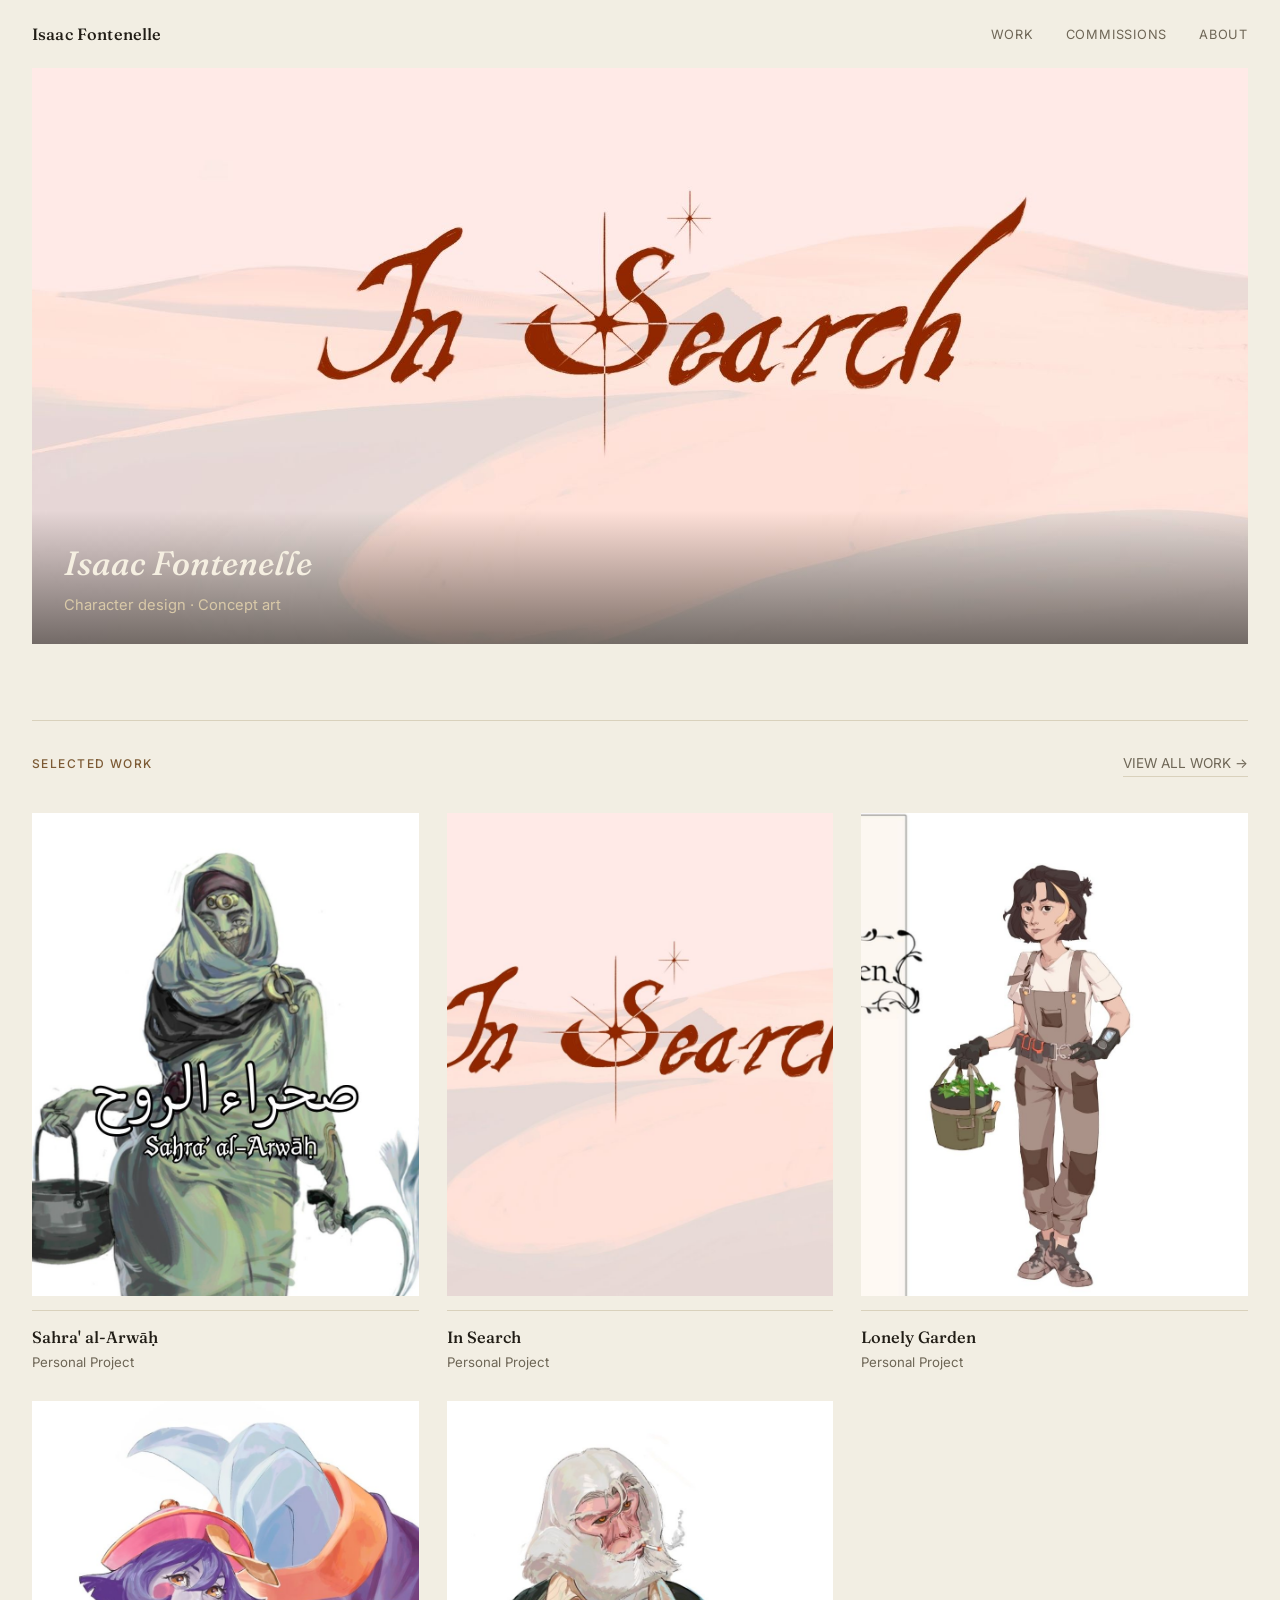
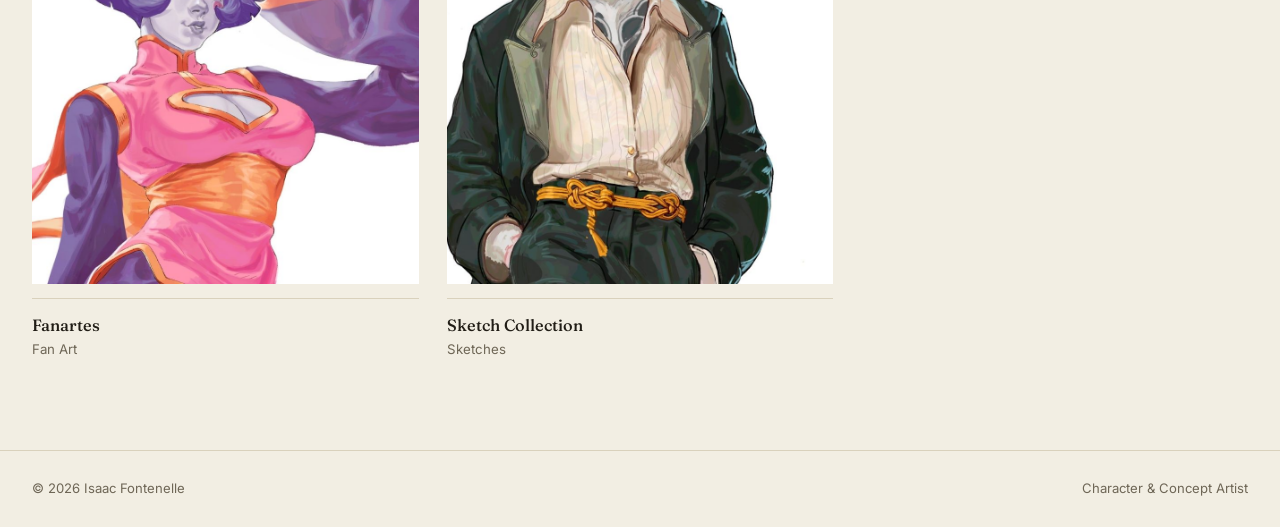
<file: index.html>
<!DOCTYPE html>
<html lang="en">
<head>
<meta charset="UTF-8">
<meta name="viewport" content="width=device-width, initial-scale=1.0">
<title>Isaac Fontenelle — Character & Concept Artist</title>
<link rel="preconnect" href="https://fonts.googleapis.com">
<link rel="preconnect" href="https://fonts.gstatic.com" crossorigin>
<link href="https://fonts.googleapis.com/css2?family=Fraunces:ital,opsz,wght@0,9..144,300;0,9..144,500;0,9..144,600;1,9..144,400;1,9..144,500&family=Inter:wght@400;500;600&display=swap" rel="stylesheet">
<link rel="stylesheet" href="css/style.css?v=2">
<link rel="icon" href="icone.jpg" type="image/jpeg">
</head>
<body>

<header class="site-header">
  <a href="index.html" class="site-name">Isaac Fontenelle</a>
  <nav class="main-nav">
    <a href="work.html">WORK</a>
    <a href="commissions.html">COMMISSIONS</a>
    <a href="about.html">ABOUT</a>
  </nav>
</header>

<!--
  HERO CAROUSEL: cycles through a few of your strongest pieces automatically.
  Each <a> is one slide — its "href" is where clicking that slide takes people.
  To add a project, copy one whole <a class="hero-slide">...</a> block and
  edit the href/src/alt. To remove one, delete its block. The first slide in
  the list should keep the "active" class (only one slide should have it).
-->
<section class="hero">
  <div class="hero-frame">
    <div class="hero-slides">
      <a href="in-search/" class="hero-slide active">
        <img src="in-search/in-search.jpg" alt="In Search">
      </a>
      <a href="sahra-al-arwah/" class="hero-slide">
        <img src="sahra-al-arwah/sahra-al-arwah.jpg" alt="Sahra' al-Arwāḥ">
      </a>
      <a href="lonely-garden/" class="hero-slide">
        <img src="lonely-garden/lonely-garden.jpg" alt="Lonely Garden">
      </a>
      <a href="sketch-collection/" class="hero-slide">
        <img src="sketch-collection/sketch-collection.jpg" alt="Sketch Collection">
      </a>
    </div>
    <div class="hero-caption">
      <h1>Isaac Fontenelle</h1>
      <p class="intro-text">Character design · Concept art</p>
    </div>
  </div>
</section>

<main>
  <section class="selected-work">
    <div class="section-heading">
      <p class="eyebrow">SELECTED WORK</p>
      <a href="work.html">VIEW ALL WORK →</a>
    </div>
    <div class="work-grid">

      <a href="sahra-al-arwah/" class="work-item">
        <img src="sahra-al-arwah/sahra-al-arwah.jpg" alt="Sahra' al-Arwāḥ">
        <div class="work-caption">
          <h3>Sahra' al-Arwāḥ</h3>
          <p>Personal Project</p>
        </div>
      </a>

      <a href="in-search/" class="work-item">
        <img src="in-search/in-search.jpg" alt="In Search">
        <div class="work-caption">
          <h3>In Search</h3>
          <p>Personal Project</p>
        </div>
      </a>

      <a href="lonely-garden/" class="work-item">
        <img src="lonely-garden/lonely-garden.jpg" alt="Lonely Garden">
        <div class="work-caption">
          <h3>Lonely Garden</h3>
          <p>Personal Project</p>
        </div>
      </a>

      <a href="fanartes/" class="work-item">
        <img src="fanartes/fanartes.jpg" alt="Fanartes">
        <div class="work-caption">
          <h3>Fanartes</h3>
          <p>Fan Art</p>
        </div>
      </a>

      <a href="sketch-collection/" class="work-item">
        <img src="sketch-collection/sketch-collection.jpg" alt="Sketch Collection">
        <div class="work-caption">
          <h3>Sketch Collection</h3>
          <p>Sketches</p>
        </div>
      </a>

    </div>
  </section>
</main>

<footer class="site-footer">
  <p>© 2026 Isaac Fontenelle</p>
  <p>Character & Concept Artist</p>
</footer>

<script src="js/hero-carousel.js" defer></script>

</body>
</html>
</file>
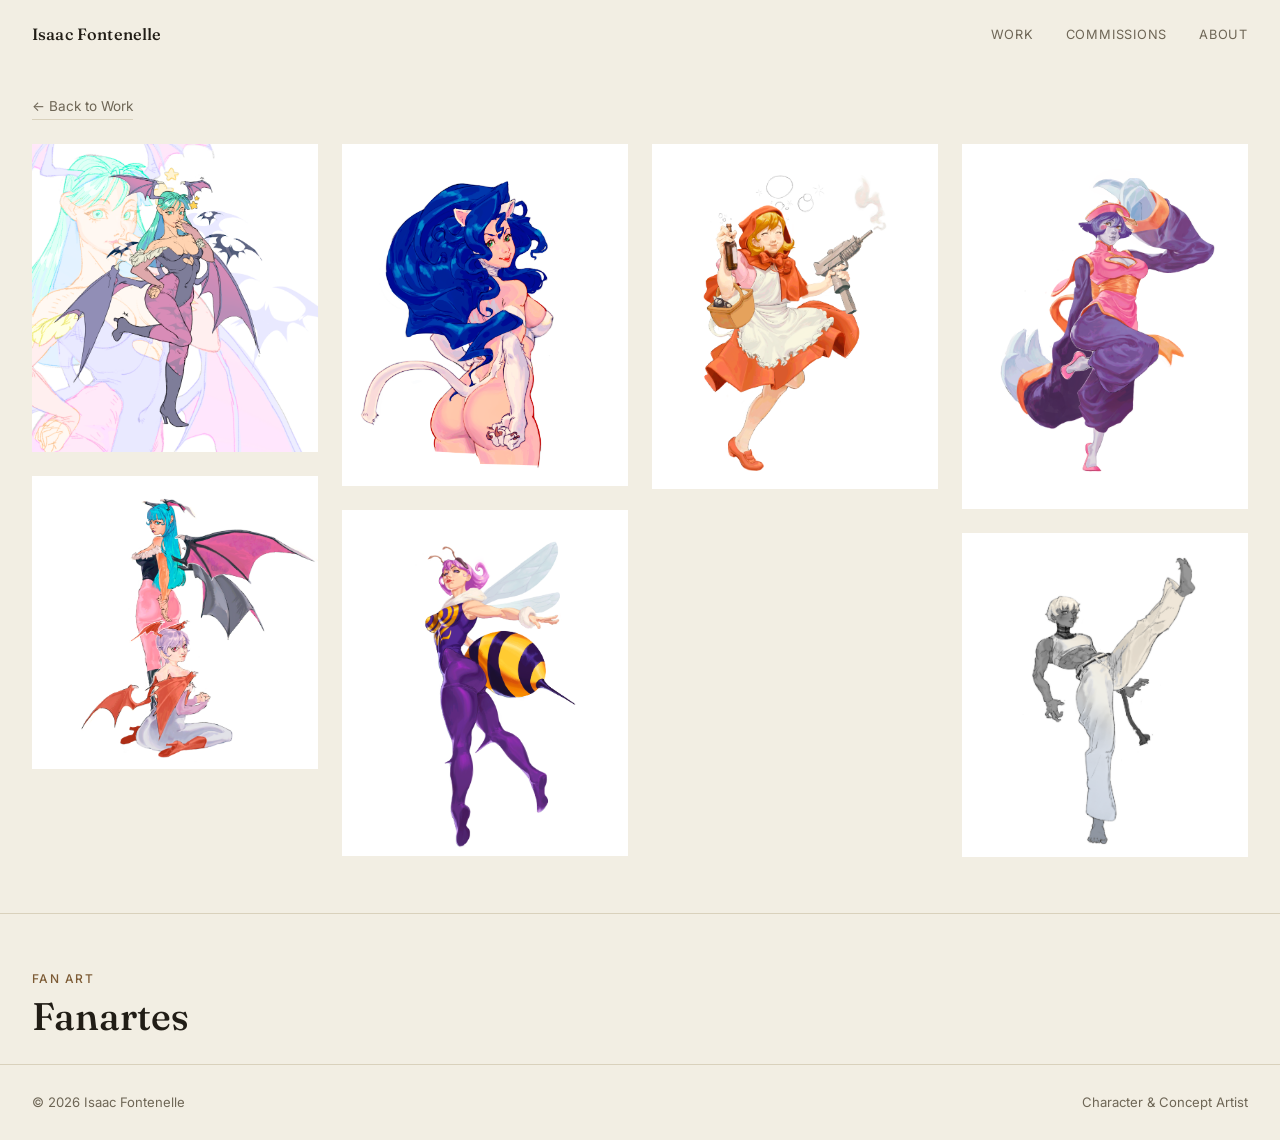
<file: fanartes/index.html>
<!DOCTYPE html>
<html lang="en">
<head>
<meta charset="UTF-8">
<meta name="viewport" content="width=device-width, initial-scale=1.0">
<title>Fanartes — Isaac Fontenelle</title>
<link rel="preconnect" href="https://fonts.googleapis.com">
<link rel="preconnect" href="https://fonts.gstatic.com" crossorigin>
<link href="https://fonts.googleapis.com/css2?family=Fraunces:ital,opsz,wght@0,9..144,300;0,9..144,500;0,9..144,600;1,9..144,400;1,9..144,500&family=Inter:wght@400;500;600&display=swap" rel="stylesheet">
<link rel="stylesheet" href="../css/style.css?v=2">
<link rel="icon" href="../icone.jpg" type="image/jpeg">
</head>
<body>

<header class="site-header">
  <a href="../index.html" class="site-name">Isaac Fontenelle</a>
  <nav class="main-nav">
    <a href="../work.html">WORK</a>
    <a href="../commissions.html">COMMISSIONS</a>
    <a href="../about.html">ABOUT</a>
  </nav>
</header>

<a href="../work.html" class="back-link">← Back to Work</a>

<!-- GALLERY: every image from the project, in order, no captions. -->
<section class="project-gallery grid-layout">

  <figure>
    <img src="Morrigan.png" alt="Fanartes — Morrigan">
  </figure>
  <figure>
    <img src="Morrigan-&-Lilith.png" alt="Fanartes — Morrigan & Lilith">
  </figure>
  <figure>
    <img src="Felicia.png" alt="Fanartes — Felicia">
  </figure>
  <figure>
    <img src="q-bee.png" alt="Fanartes — Q-Bee">
  </figure>
  <figure>
    <img src="BB-Hood.png" alt="Fanartes — BB Hood">
  </figure>
  <figure>
    <img src="leilei.png" alt="Fanartes — LeiLei">
  </figure>
<figure>
    <img src="Elena.png" alt="Fanartes — Elena">
  </figure>
  
</section>

<!-- TITLE + TEXT: replace the paragraph below with your own text. -->
<section class="project-header">
  <p class="eyebrow">FAN ART</p>
  <h1>Fanartes</h1>
  <p class="project-description">
  </p>
</section>

<footer class="site-footer">
  <p>© 2026 Isaac Fontenelle</p>
  <p>Character & Concept Artist</p>
</footer>

<script src="../js/lightbox.js" defer></script>

</body>
</html>
</file>
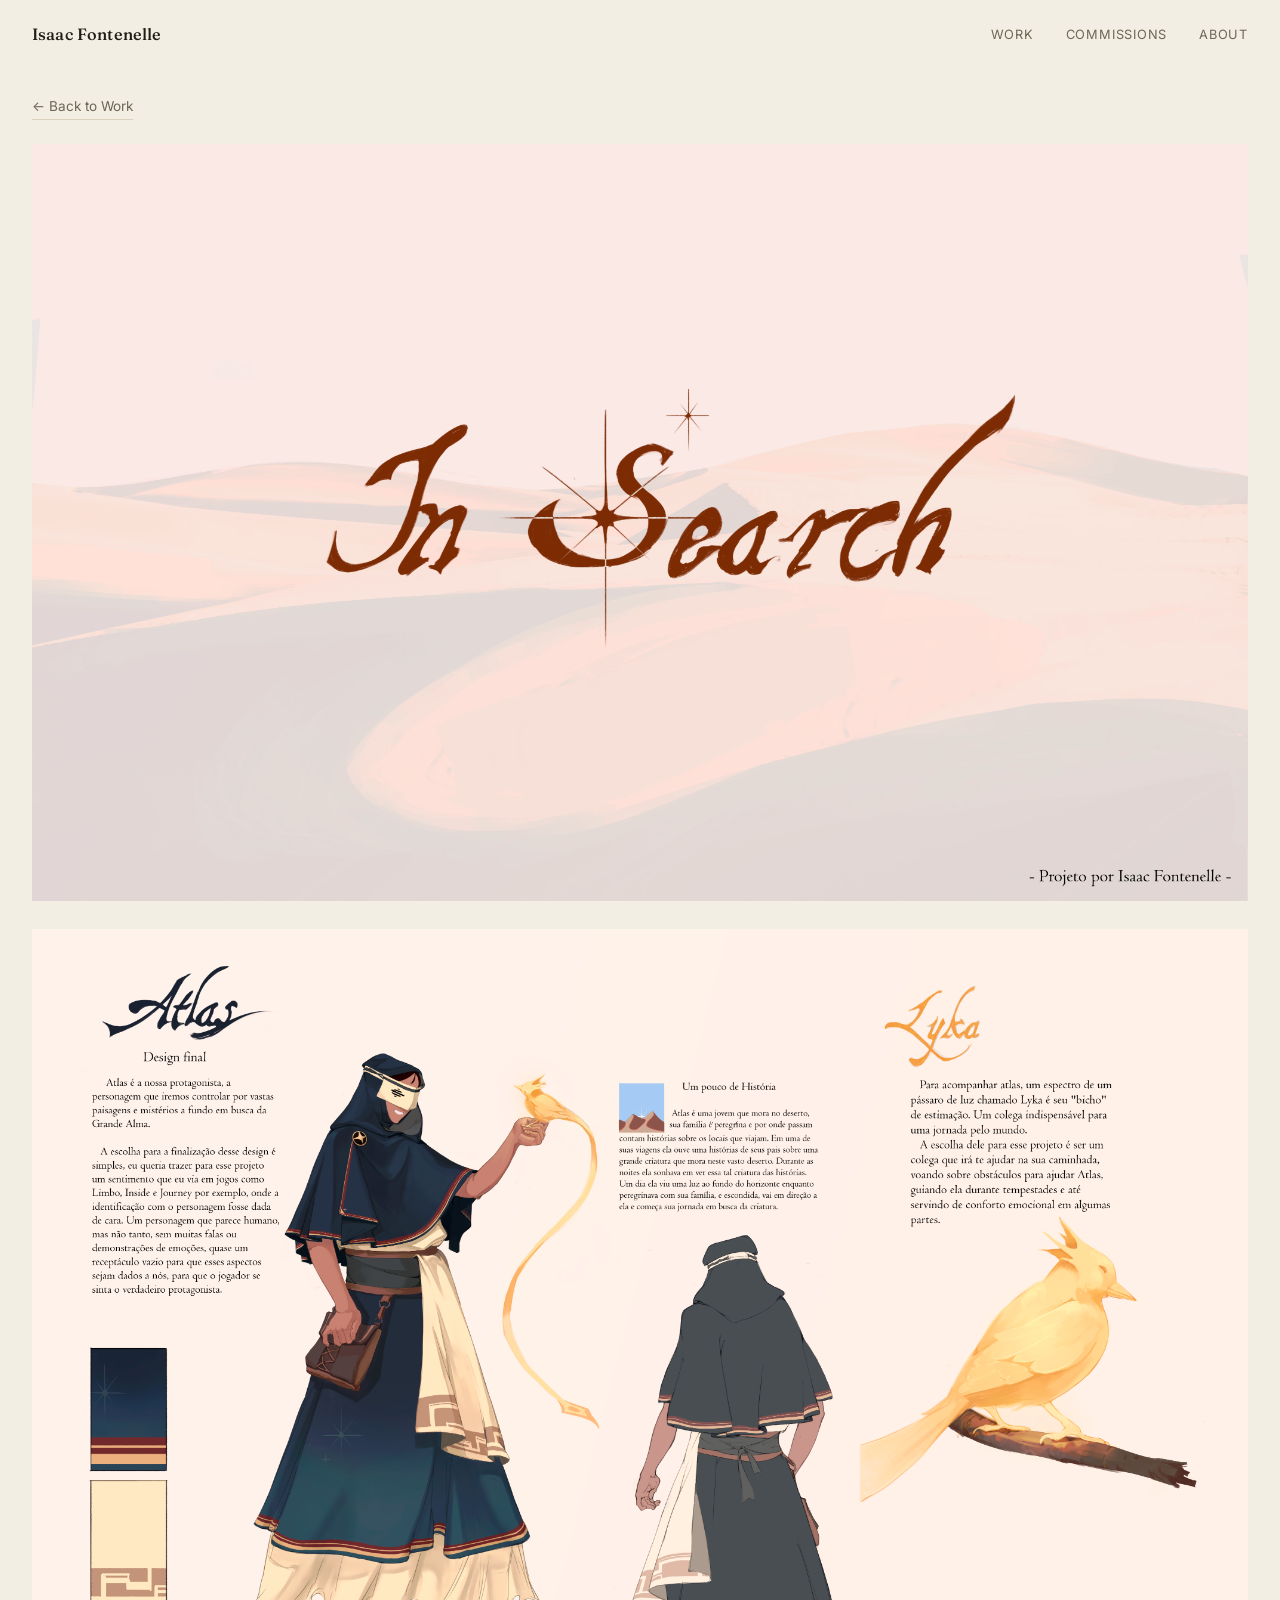
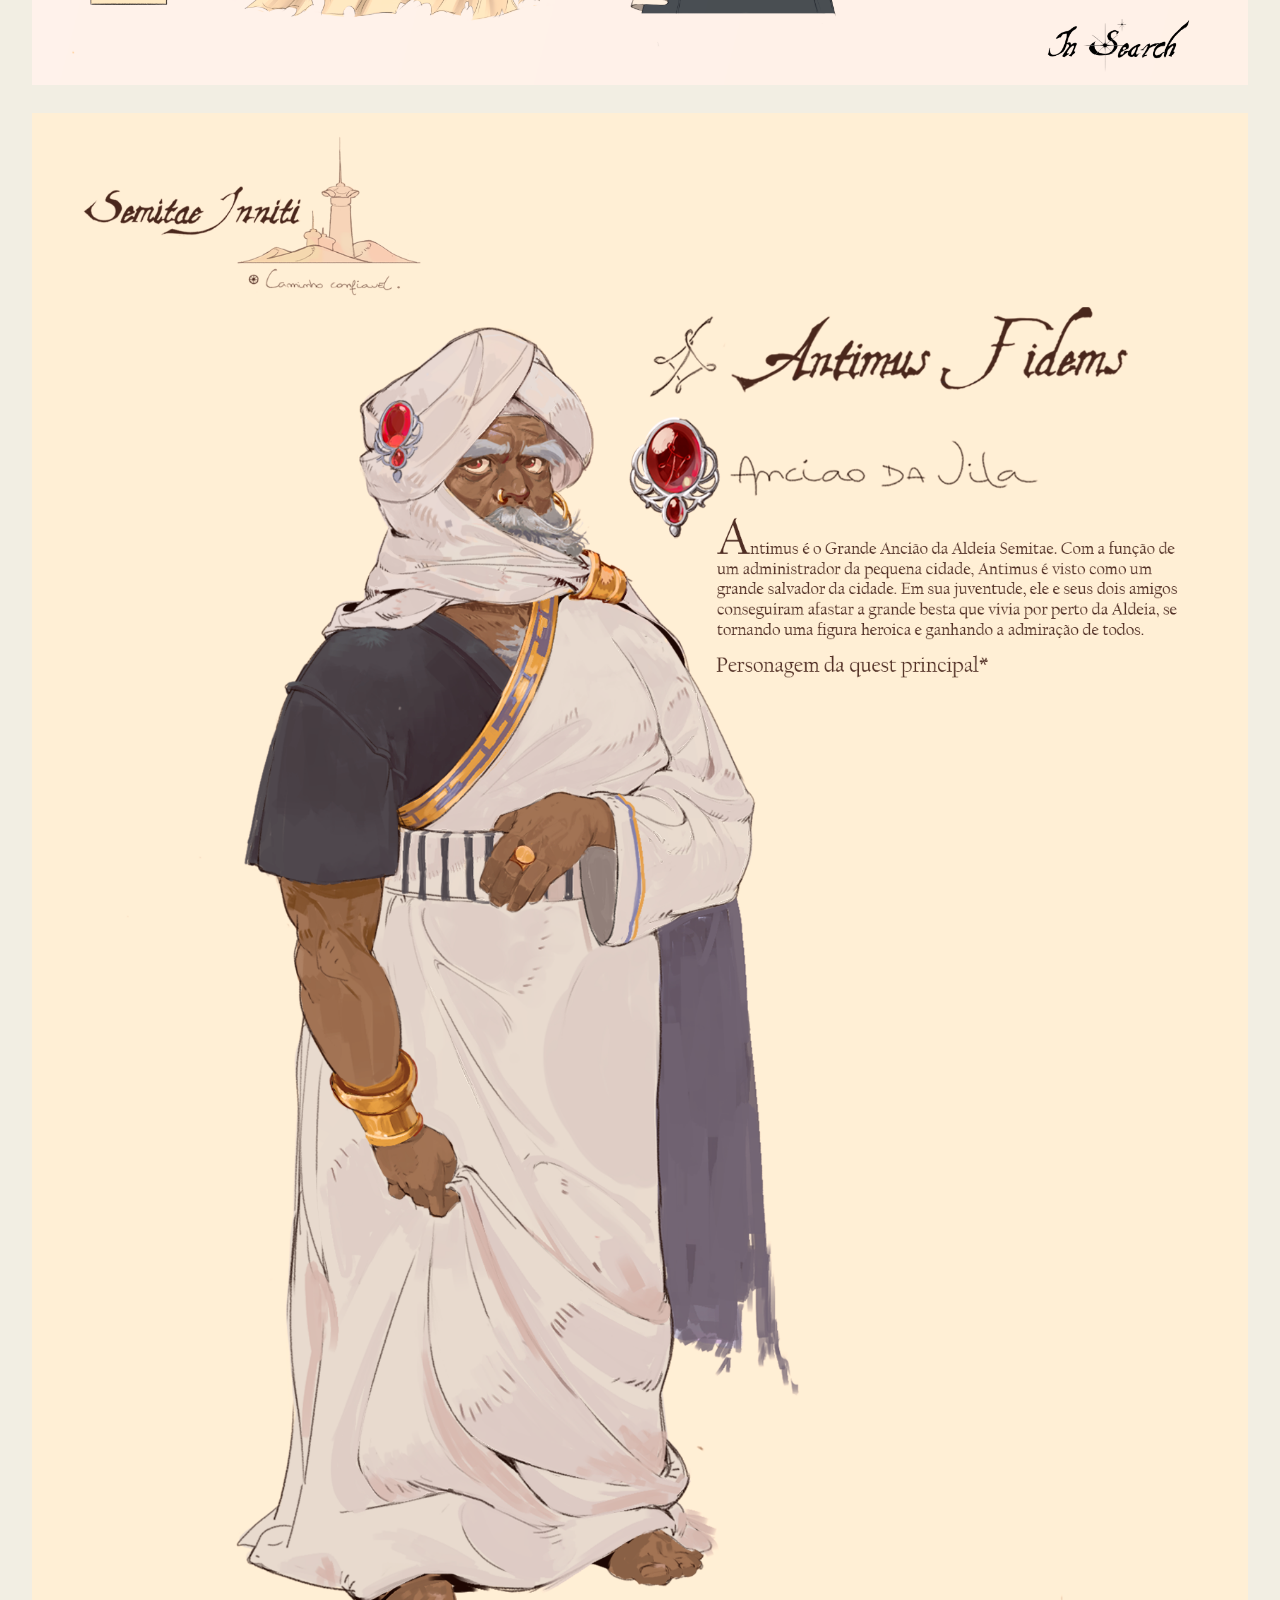
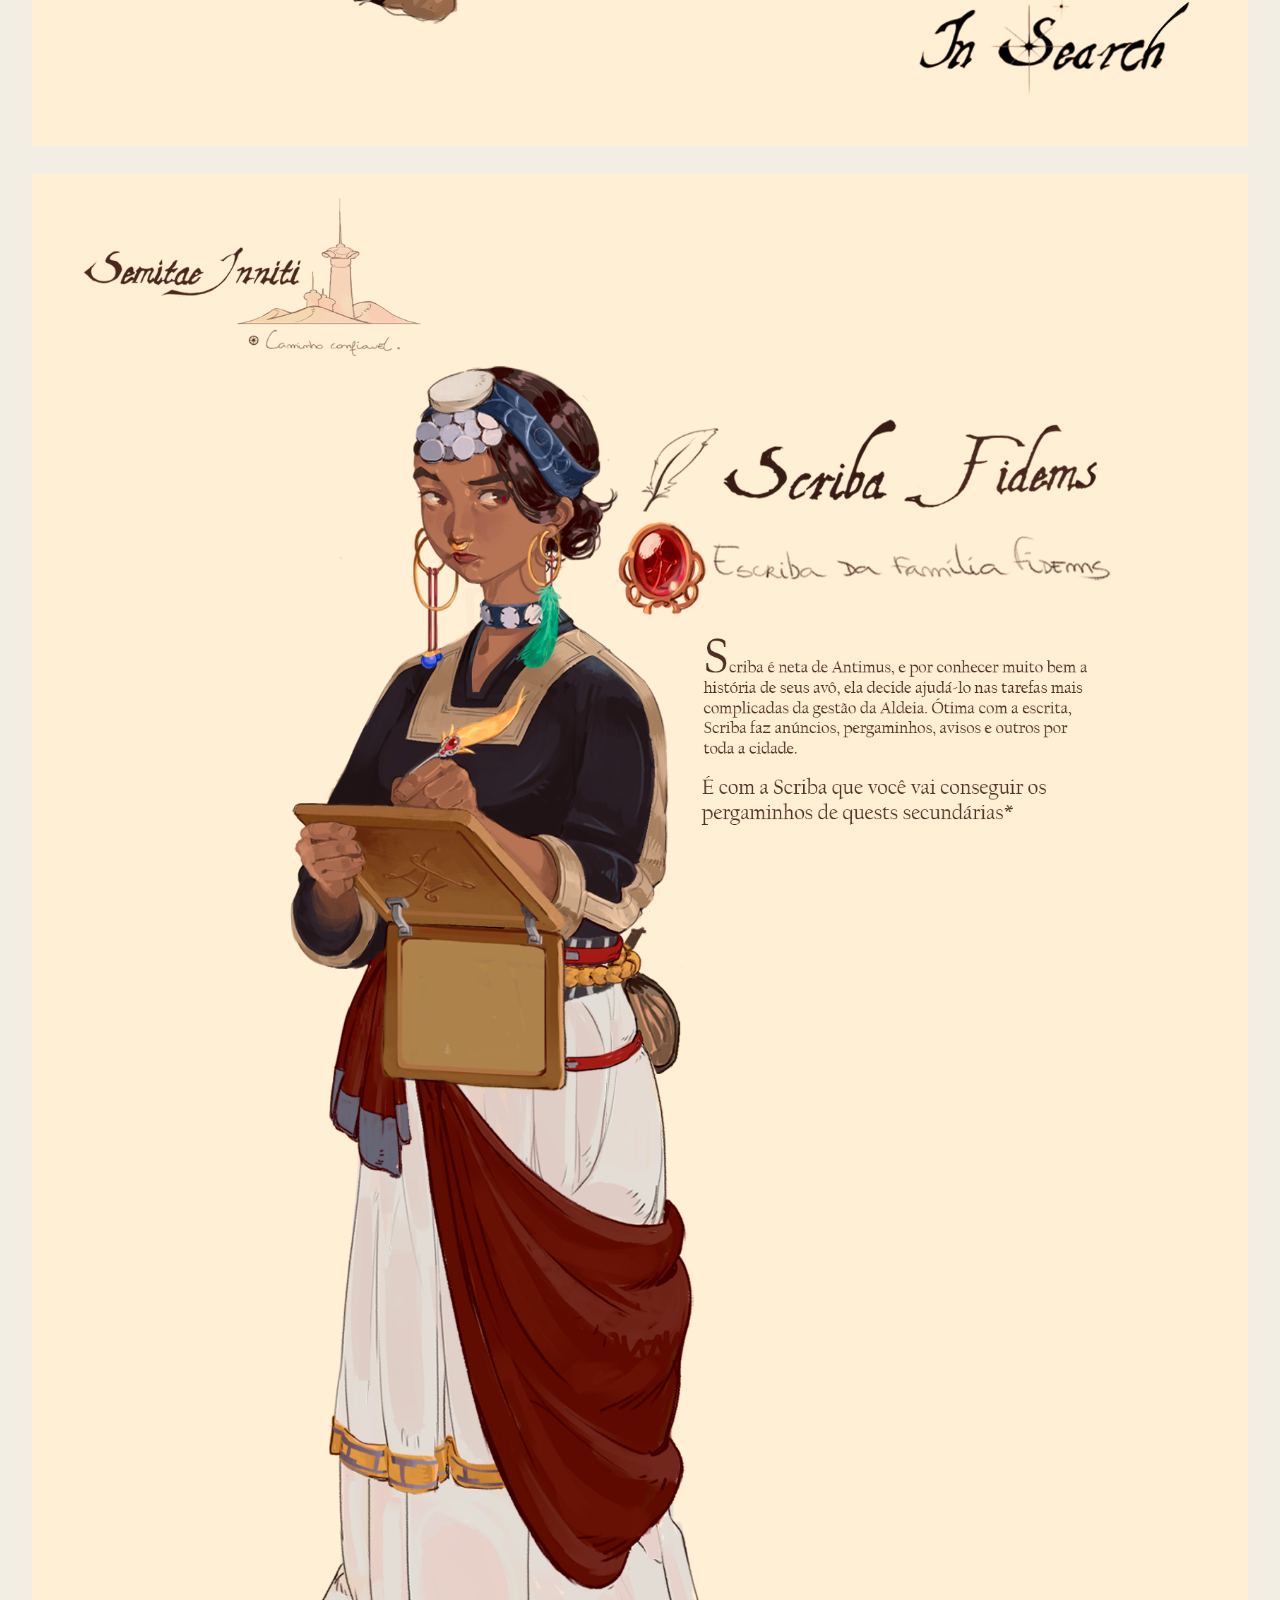
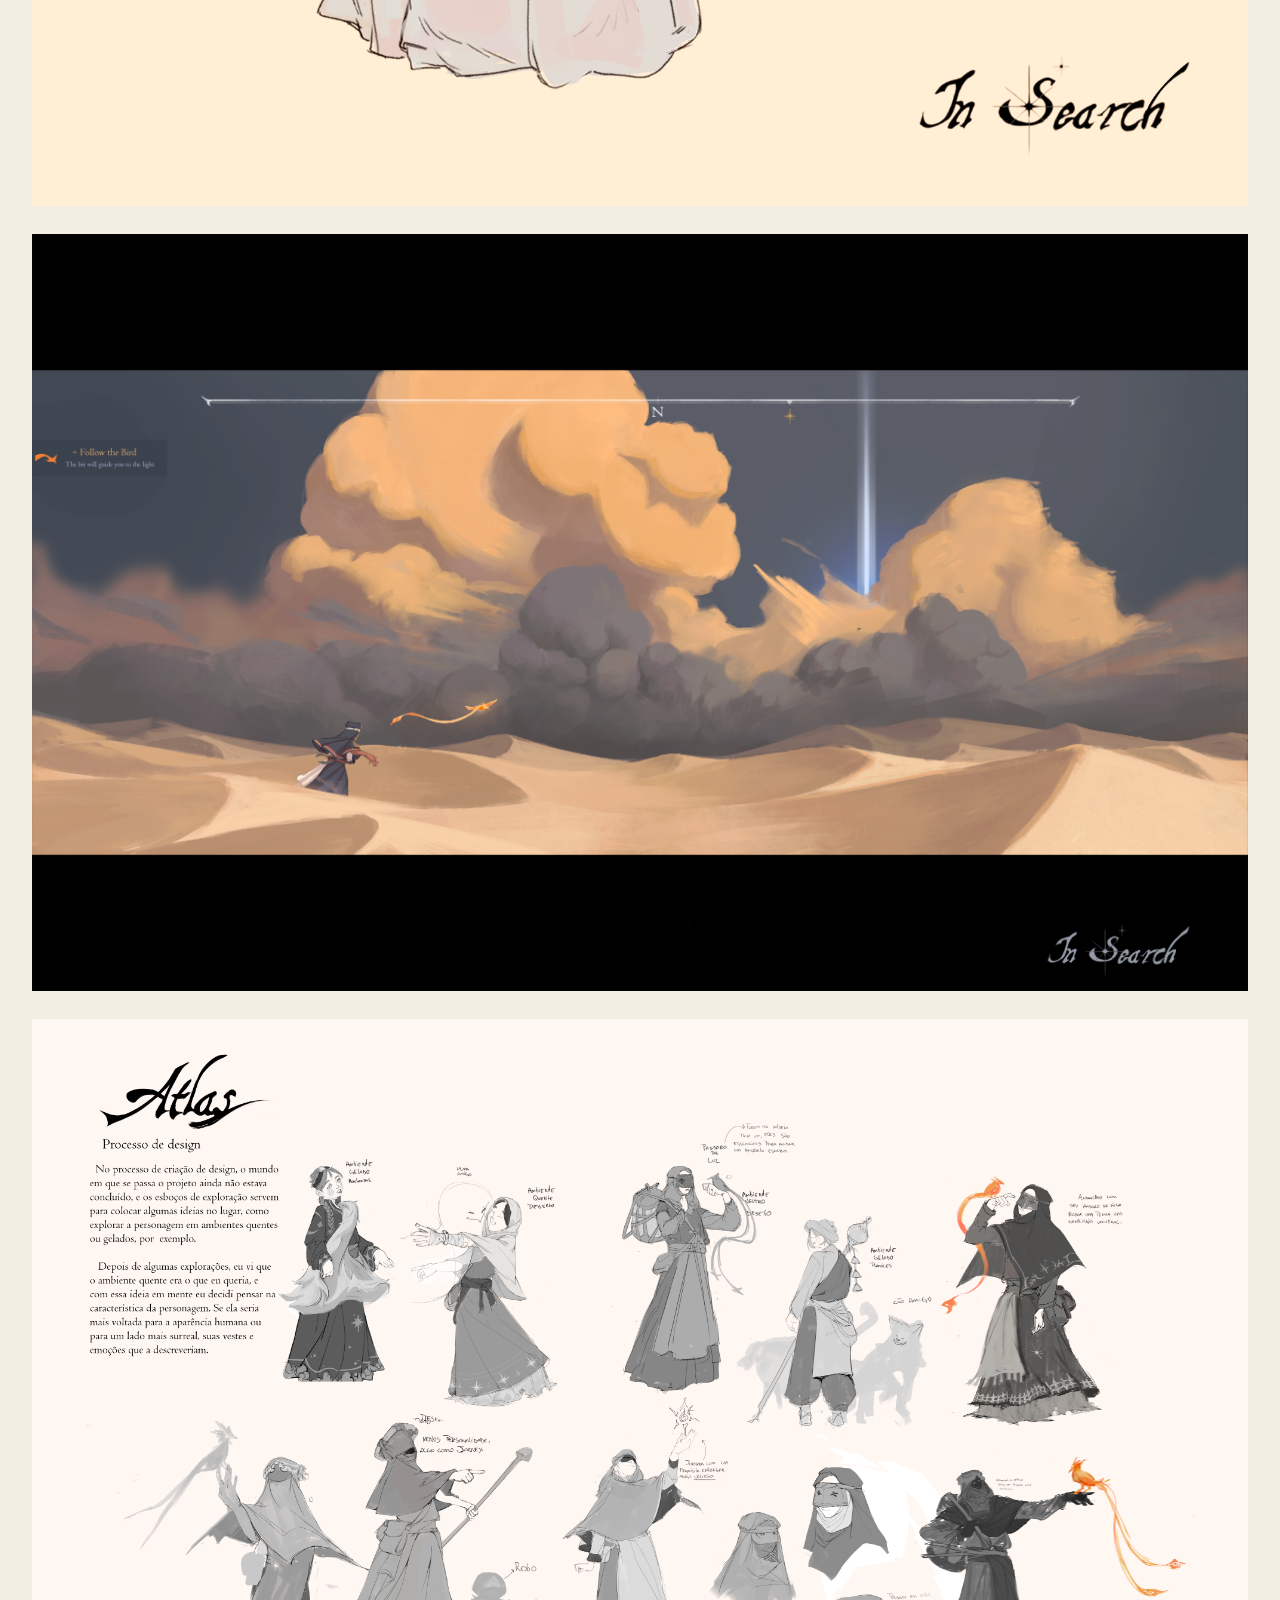
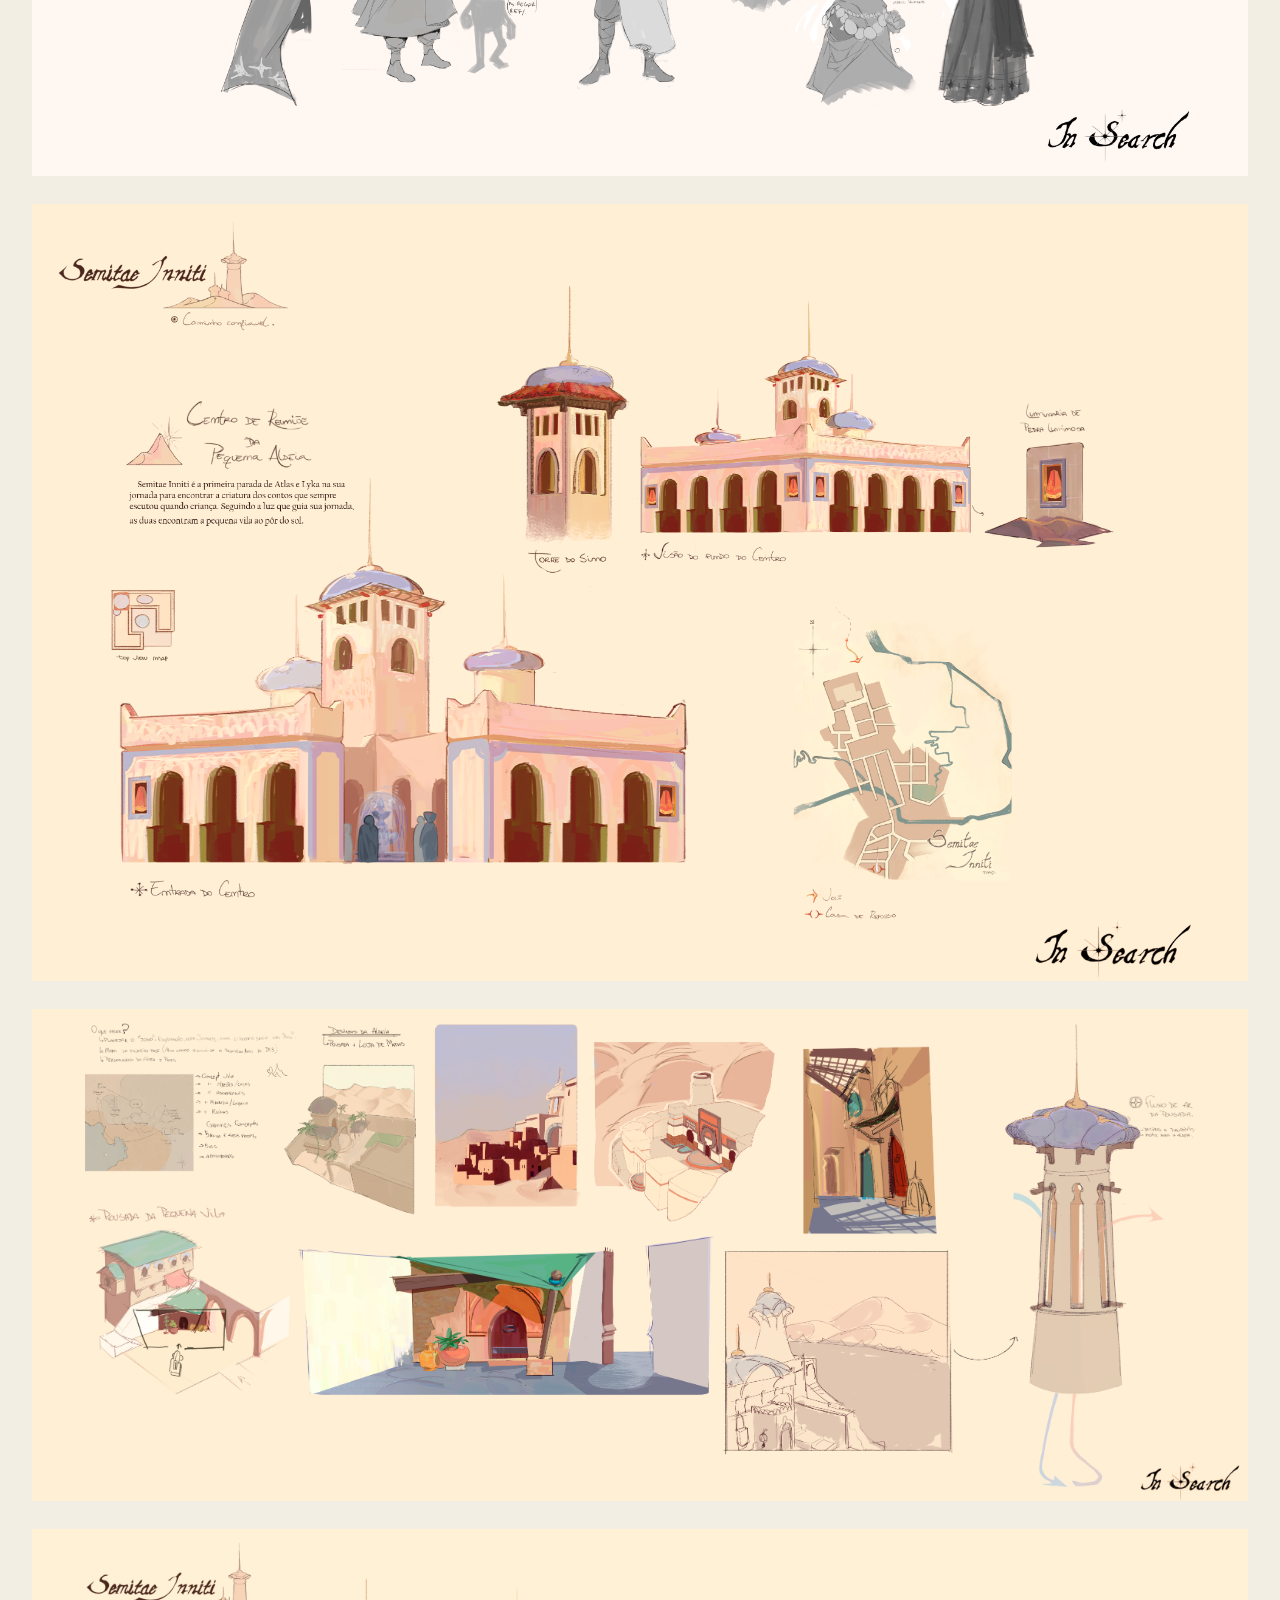
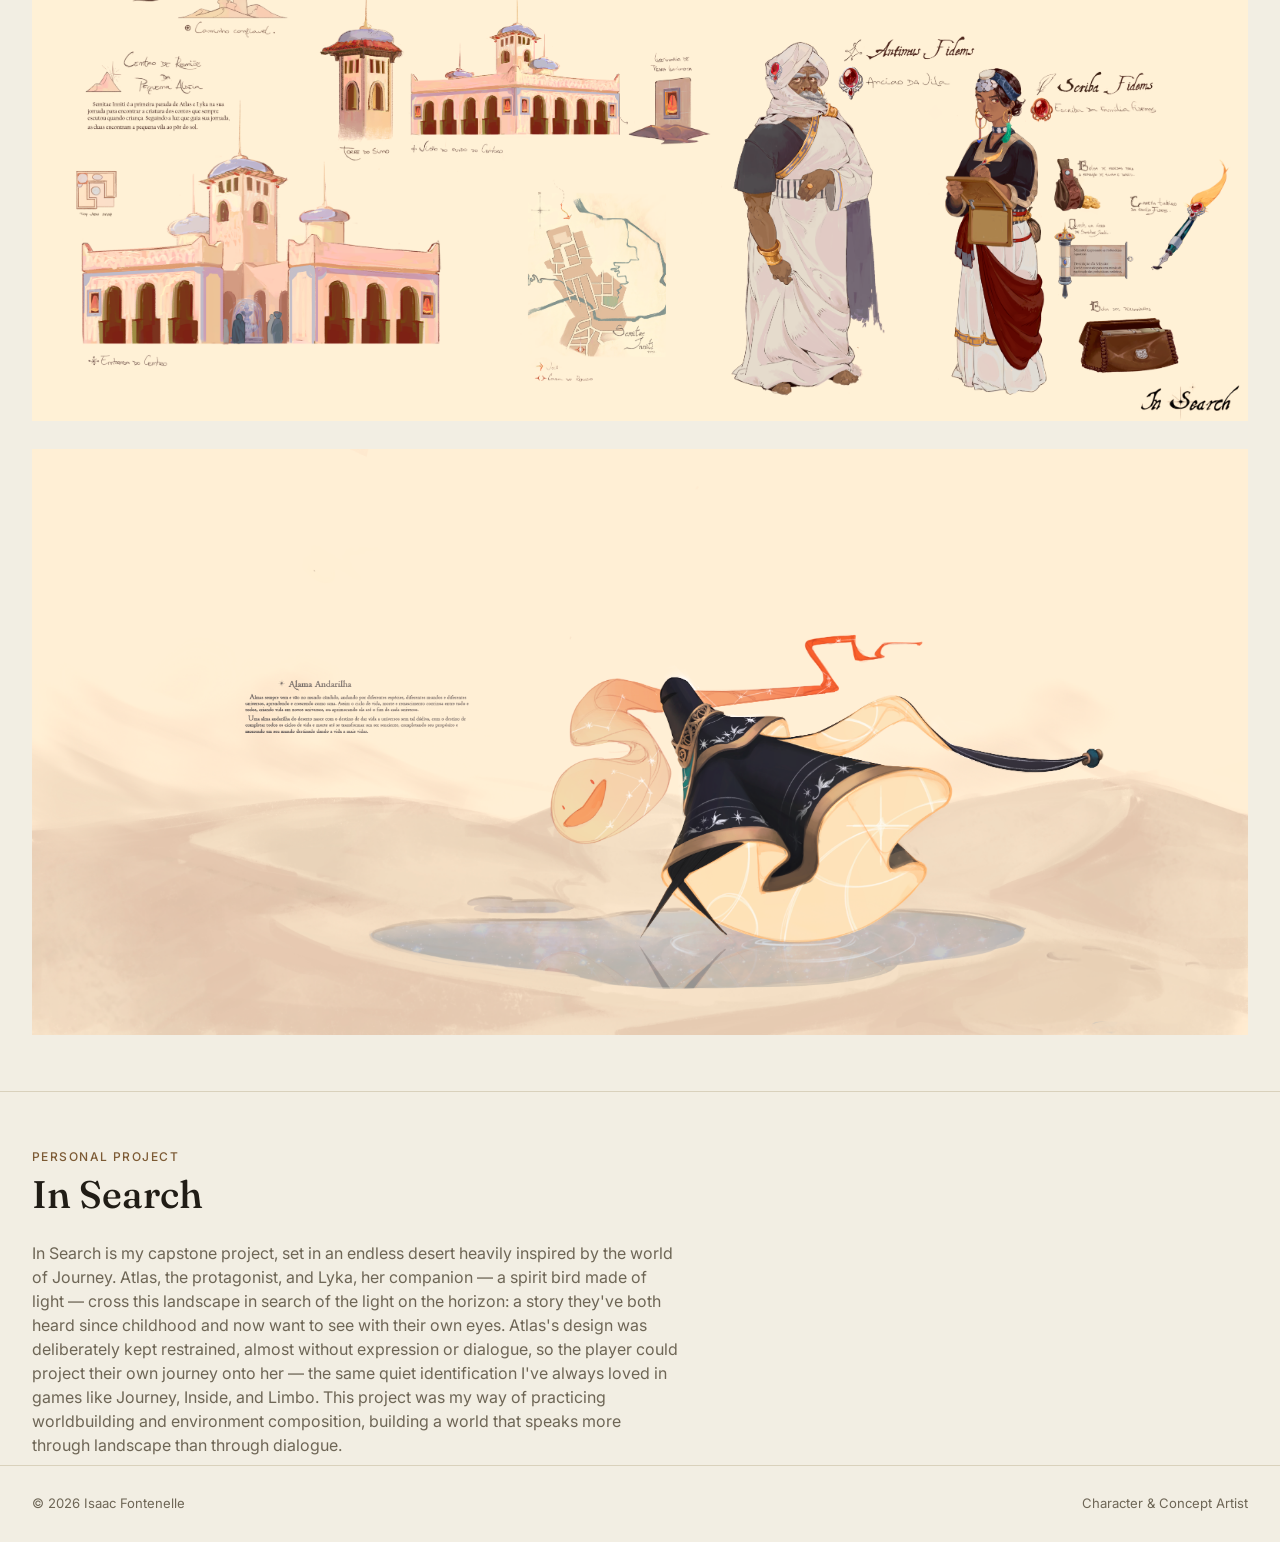
<file: in-search/index.html>
<!DOCTYPE html>
<html lang="en">
<head>
<meta charset="UTF-8">
<meta name="viewport" content="width=device-width, initial-scale=1.0">
<title>In Search — Isaac Fontenelle</title>
<link rel="preconnect" href="https://fonts.googleapis.com">
<link rel="preconnect" href="https://fonts.gstatic.com" crossorigin>
<link href="https://fonts.googleapis.com/css2?family=Fraunces:ital,opsz,wght@0,9..144,300;0,9..144,500;0,9..144,600;1,9..144,400;1,9..144,500&family=Inter:wght@400;500;600&display=swap" rel="stylesheet">
<link rel="stylesheet" href="../css/style.css?v=2">
<link rel="icon" href="../icone.jpg" type="image/jpeg">
</head>
<body>

<header class="site-header">
  <a href="../index.html" class="site-name">Isaac Fontenelle</a>
  <nav class="main-nav">
    <a href="../work.html">WORK</a>
    <a href="../commissions.html">COMMISSIONS</a>
    <a href="../about.html">ABOUT</a>
  </nav>
</header>

<a href="../work.html" class="back-link">← Back to Work</a>

<!-- GALLERY: every image from the project, in order, no captions. -->
<section class="project-gallery">

  <figure>
    <img src="isaac-fontenelle-in-search.png" alt="In Search — Isaac Fontenelle">
  </figure>
  <figure>
    <img src="isaac-fontenelle-atlas-lyka.png" alt="In Search — Atlas & Lyka">
  </figure>
  <figure>
    <img src="isaac-fontenelle-antimus-fidems.png" alt="In Search — Antimus Fidems">
  </figure>
  <figure>
    <img src="isaac-fontenelle-scriba.png" alt="In Search — Scriba">
  </figure>
  <figure>
    <img src="isaac-fontenelle-mocku-low.png" alt="In Search — Mocku">
  </figure>
  <figure>
    <img src="isaac-fontenelle-exploracoes-atlas.png" alt="In Search — Explorações Atlas">
  </figure>
  <figure>
    <img src="isaac-fontenelle-centro-de-reunioes.png" alt="In Search — Centro de Reuniões">
  </figure>
  <figure>
    <img src="isaac-fontenelle-aldeia-1.png" alt="In Search — Aldeia">
  </figure>
  <figure>
    <img src="isaac-fontenelle-semitae-inniti.png" alt="In Search — Semitae Inniti">
  </figure>
  <figure>
    <img src="isaac-fontenelle-soul.png" alt="In Search — Soul">
  </figure>

</section>

<!-- TITLE + TEXT: replace the paragraph below with your own text. -->
<section class="project-header">
  <p class="eyebrow">PERSONAL PROJECT</p>
  <h1>In Search</h1>
  <p class="project-description">
    In Search is my capstone project, set in an endless desert heavily inspired by
    the world of Journey. Atlas, the protagonist, and Lyka, her companion — a spirit
    bird made of light — cross this landscape in search of the light on the horizon:
    a story they've both heard since childhood and now want to see with their own
    eyes. Atlas's design was deliberately kept restrained, almost without expression
    or dialogue, so the player could project their own journey onto her — the same
    quiet identification I've always loved in games like Journey, Inside, and Limbo.
    This project was my way of practicing worldbuilding and environment composition,
    building a world that speaks more through landscape than through dialogue.
  </p>
</section>

<footer class="site-footer">
  <p>© 2026 Isaac Fontenelle</p>
  <p>Character & Concept Artist</p>
</footer>

<script src="../js/lightbox.js" defer></script>

</body>
</html>
</file>
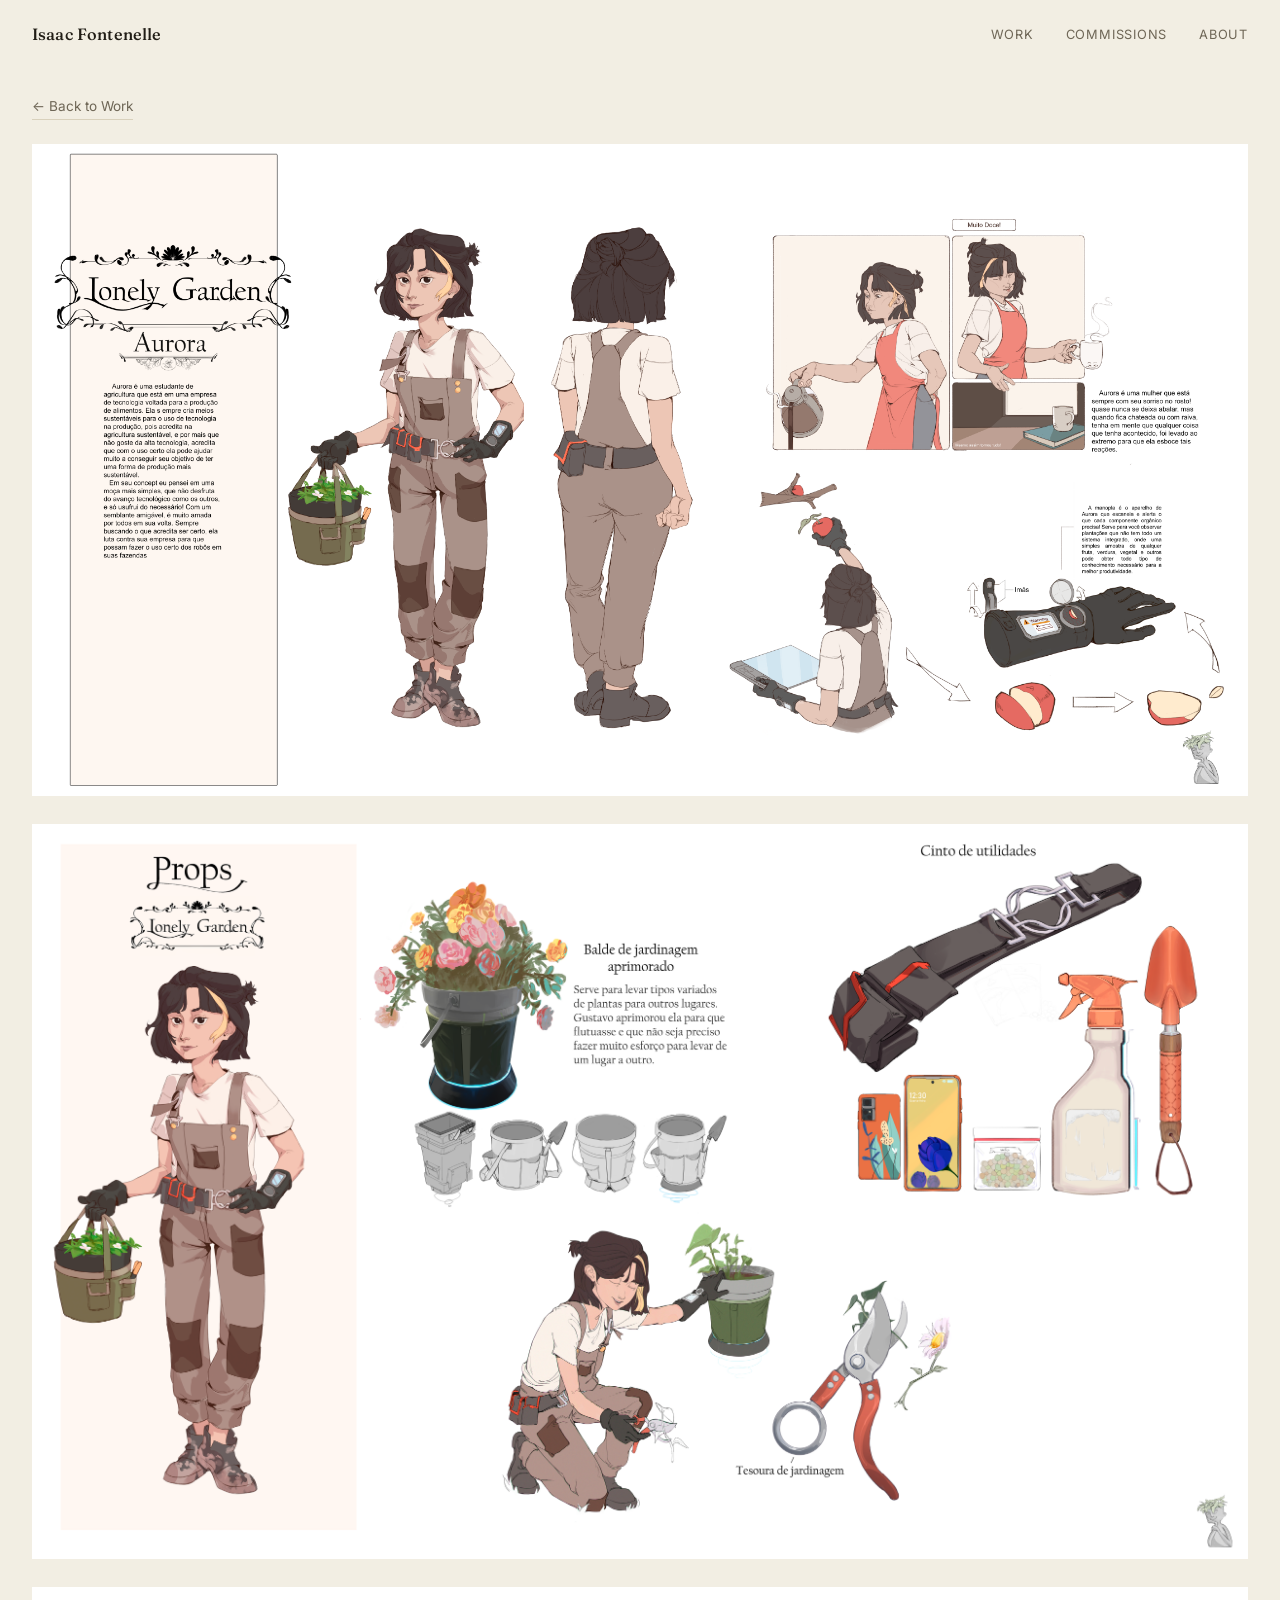
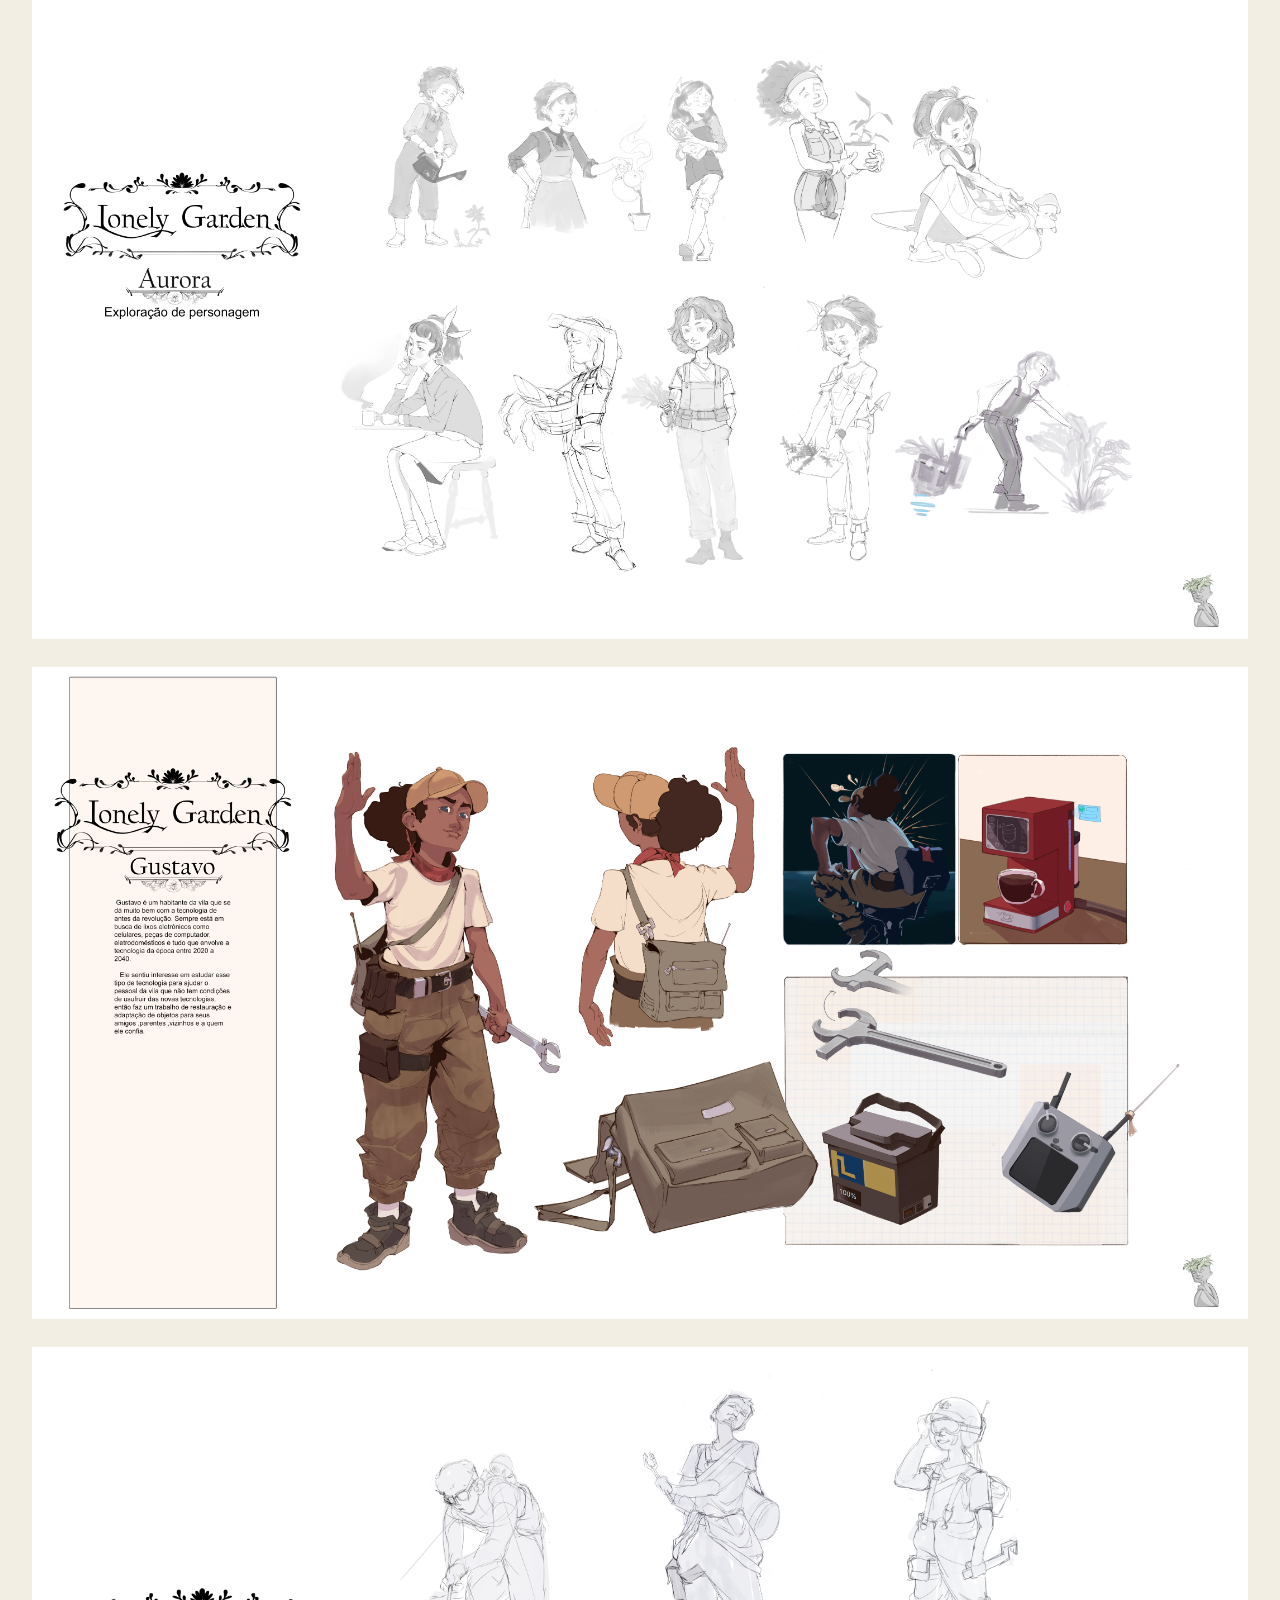
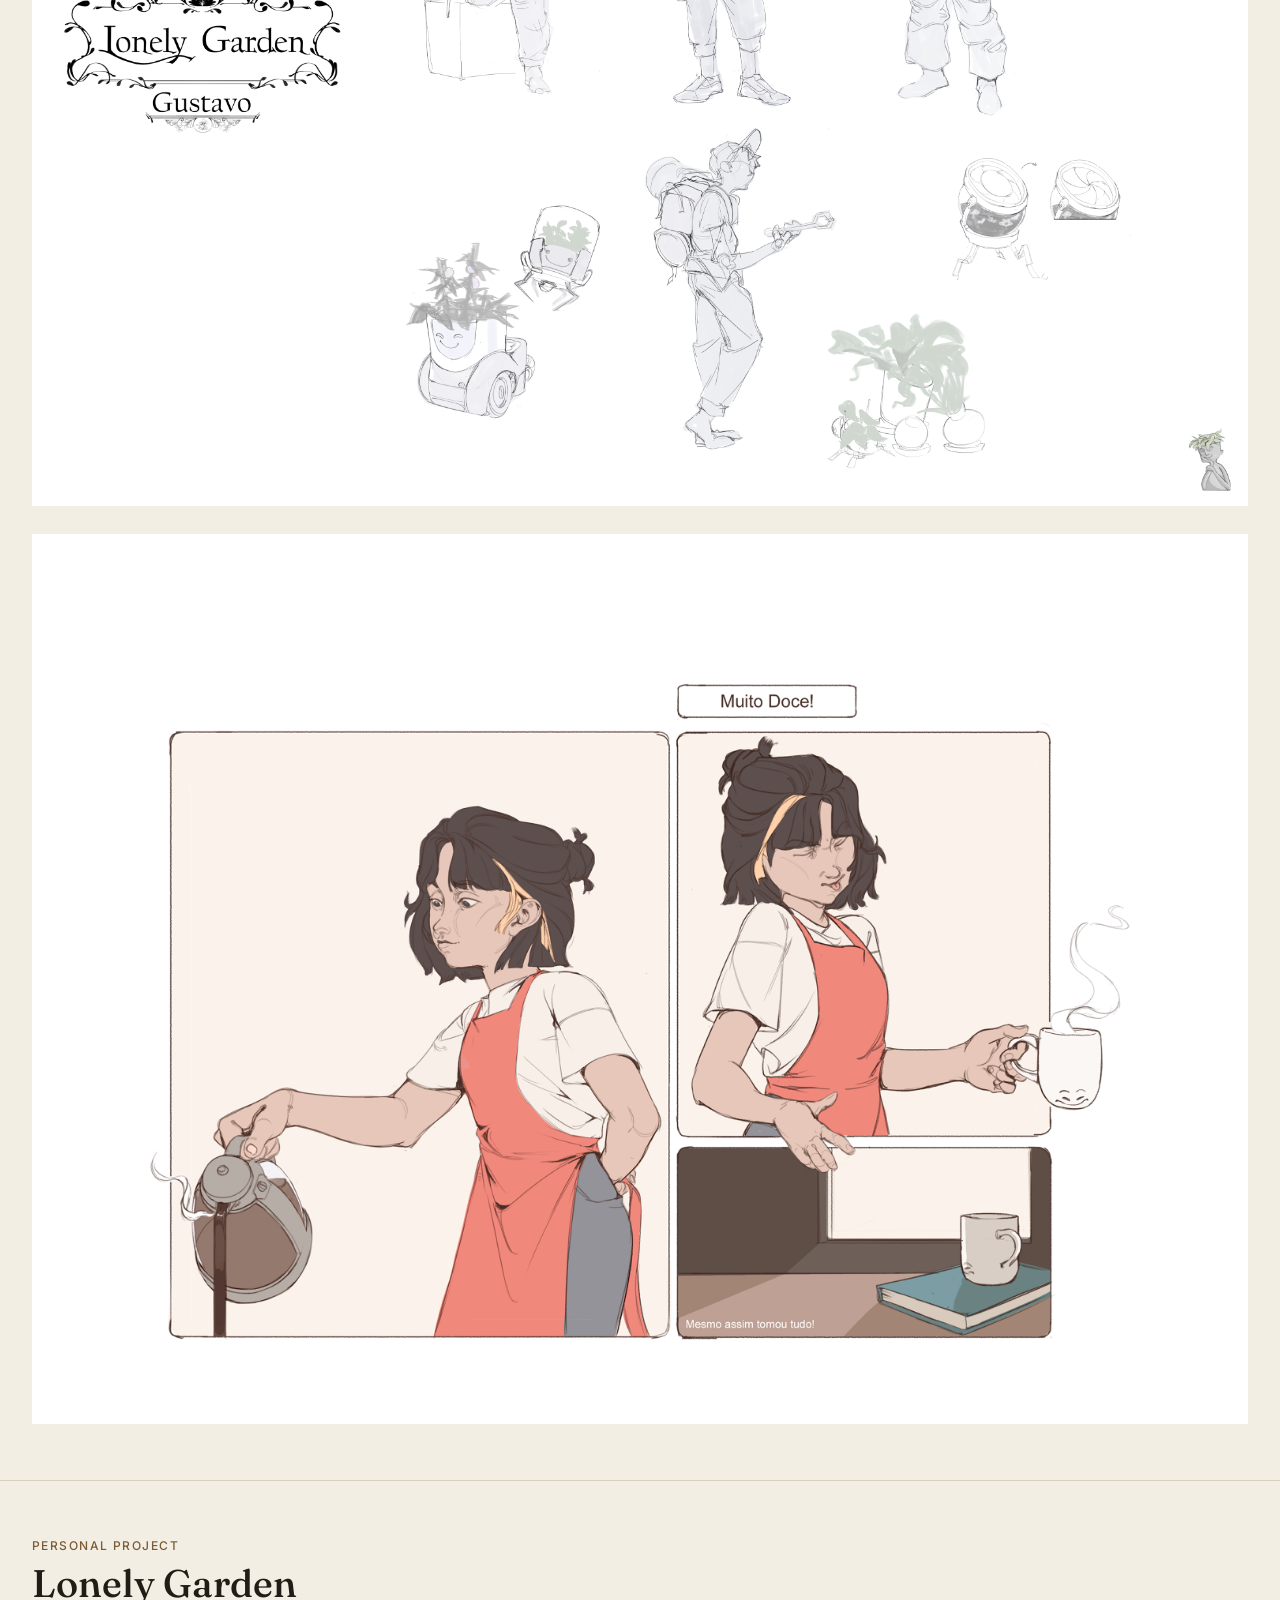
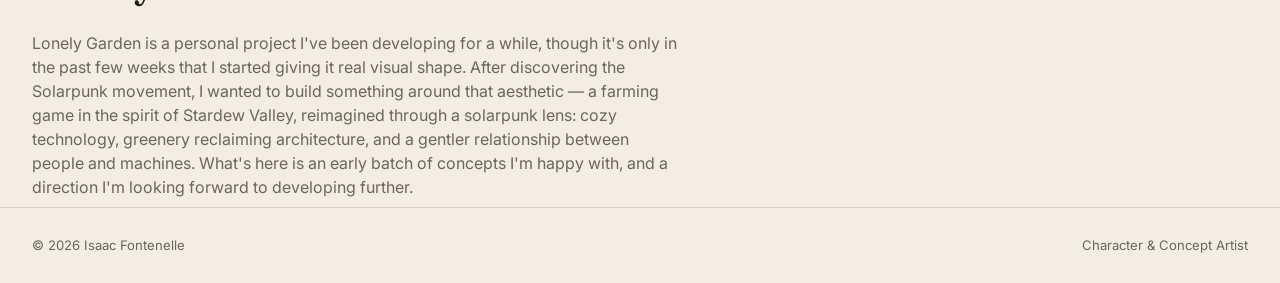
<file: lonely-garden/index.html>
<!DOCTYPE html>
<html lang="en">
<head>
<meta charset="UTF-8">
<meta name="viewport" content="width=device-width, initial-scale=1.0">
<title>Lonely Garden — Isaac Fontenelle</title>
<link rel="preconnect" href="https://fonts.googleapis.com">
<link rel="preconnect" href="https://fonts.gstatic.com" crossorigin>
<link href="https://fonts.googleapis.com/css2?family=Fraunces:ital,opsz,wght@0,9..144,300;0,9..144,500;0,9..144,600;1,9..144,400;1,9..144,500&family=Inter:wght@400;500;600&display=swap" rel="stylesheet">
<link rel="stylesheet" href="../css/style.css?v=2">
<link rel="icon" href="../icone.jpg" type="image/jpeg">
</head>
<body>

<header class="site-header">
  <a href="../index.html" class="site-name">Isaac Fontenelle</a>
  <nav class="main-nav">
    <a href="../work.html">WORK</a>
    <a href="../commissions.html">COMMISSIONS</a>
    <a href="../about.html">ABOUT</a>
  </nav>
</header>

<a href="../work.html" class="back-link">← Back to Work</a>

<!-- GALLERY: every image from the project, in order, no captions. -->
<section class="project-gallery">

  <figure>
    <img src="isaac-fontenelle-aurora.png" alt="Lonely Garden — Aurora">
  </figure>
  <figure>
    <img src="isaac-fontenelle-aurora-props.png" alt="Lonely Garden — Aurora, props">
  </figure>
  <figure>
    <img src="isaac-fontenelle-aurora-folha-de-exploracao.png" alt="Lonely Garden — Aurora, folha de exploração">
  </figure>
  <figure>
    <img src="isaac-fontenelle-gustavo.png" alt="Lonely Garden — Gustavo">
  </figure>
  <figure>
    <img src="isaac-fontenelle-gustavo-folha-de-exploracao.png" alt="Lonely Garden — Gustavo, folha de exploração">
  </figure>
  <figure>
    <img src="isaac-fontenelle-muito-doce.png" alt="Lonely Garden — Muito Doce">
  </figure>

</section>

<!-- TITLE + TEXT: replace the paragraph below with your own text. -->
<section class="project-header">
  <p class="eyebrow">PERSONAL PROJECT</p>
  <h1>Lonely Garden</h1>
  <p class="project-description">
    Lonely Garden is a personal project I've been developing for a while, though
    it's only in the past few weeks that I started giving it real visual shape.
    After discovering the Solarpunk movement, I wanted to build something around
    that aesthetic — a farming game in the spirit of Stardew Valley, reimagined
    through a solarpunk lens: cozy technology, greenery reclaiming architecture,
    and a gentler relationship between people and machines. What's here is an
    early batch of concepts I'm happy with, and a direction I'm looking forward
    to developing further.
  </p>
</section>

<footer class="site-footer">
  <p>© 2026 Isaac Fontenelle</p>
  <p>Character & Concept Artist</p>
</footer>

<script src="../js/lightbox.js" defer></script>

</body>
</html>
</file>
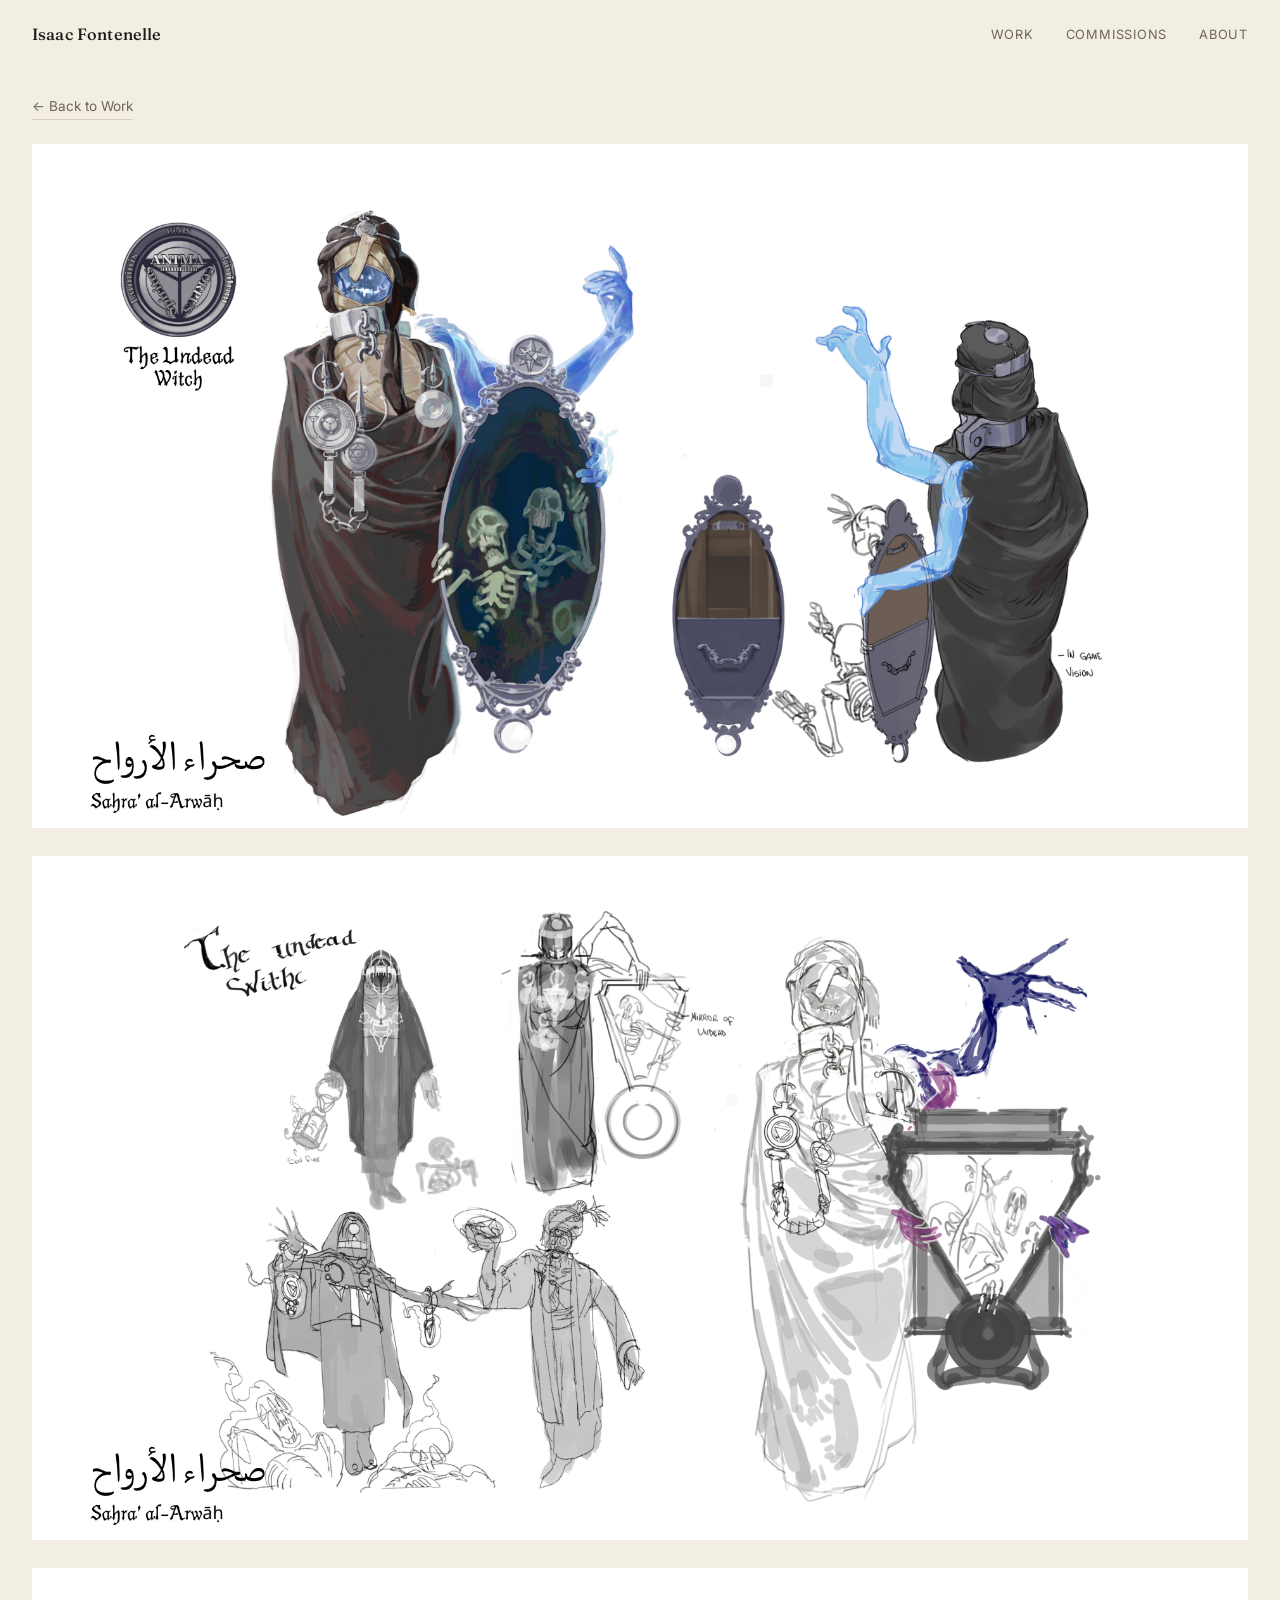
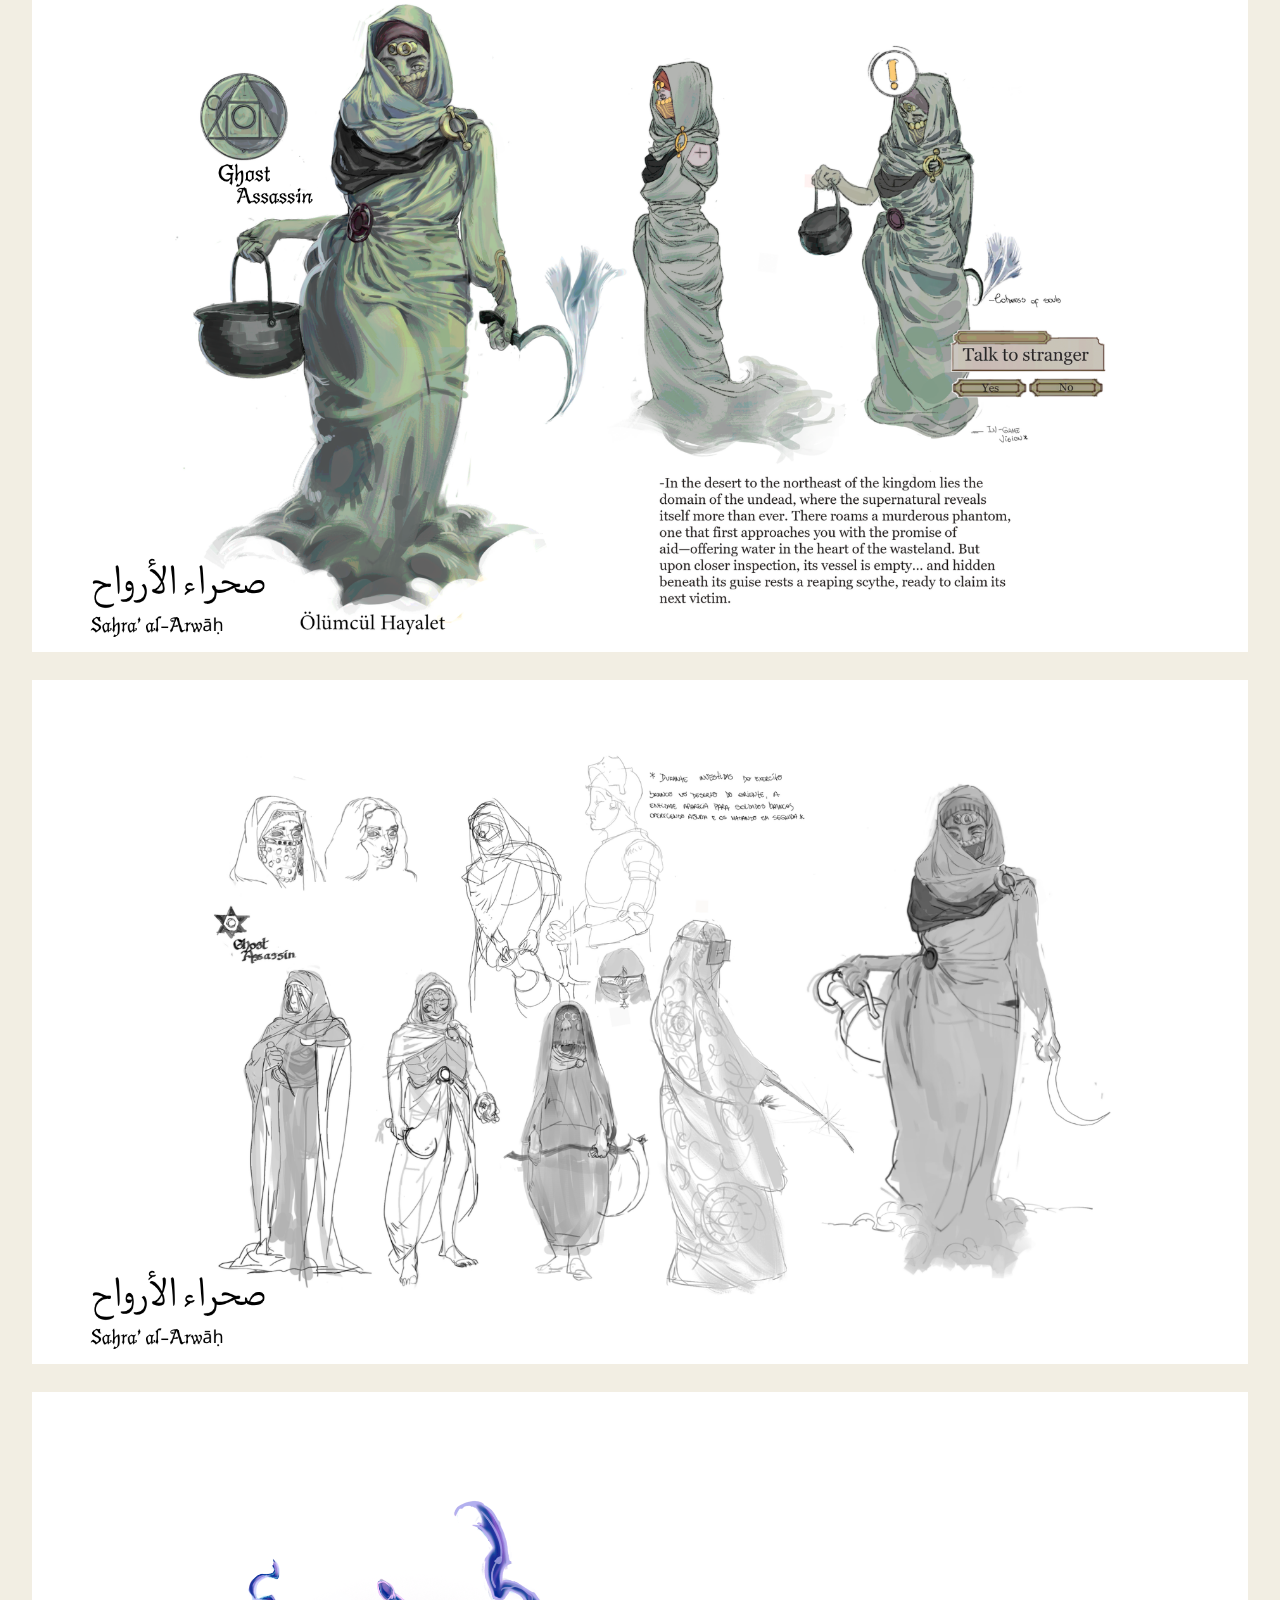
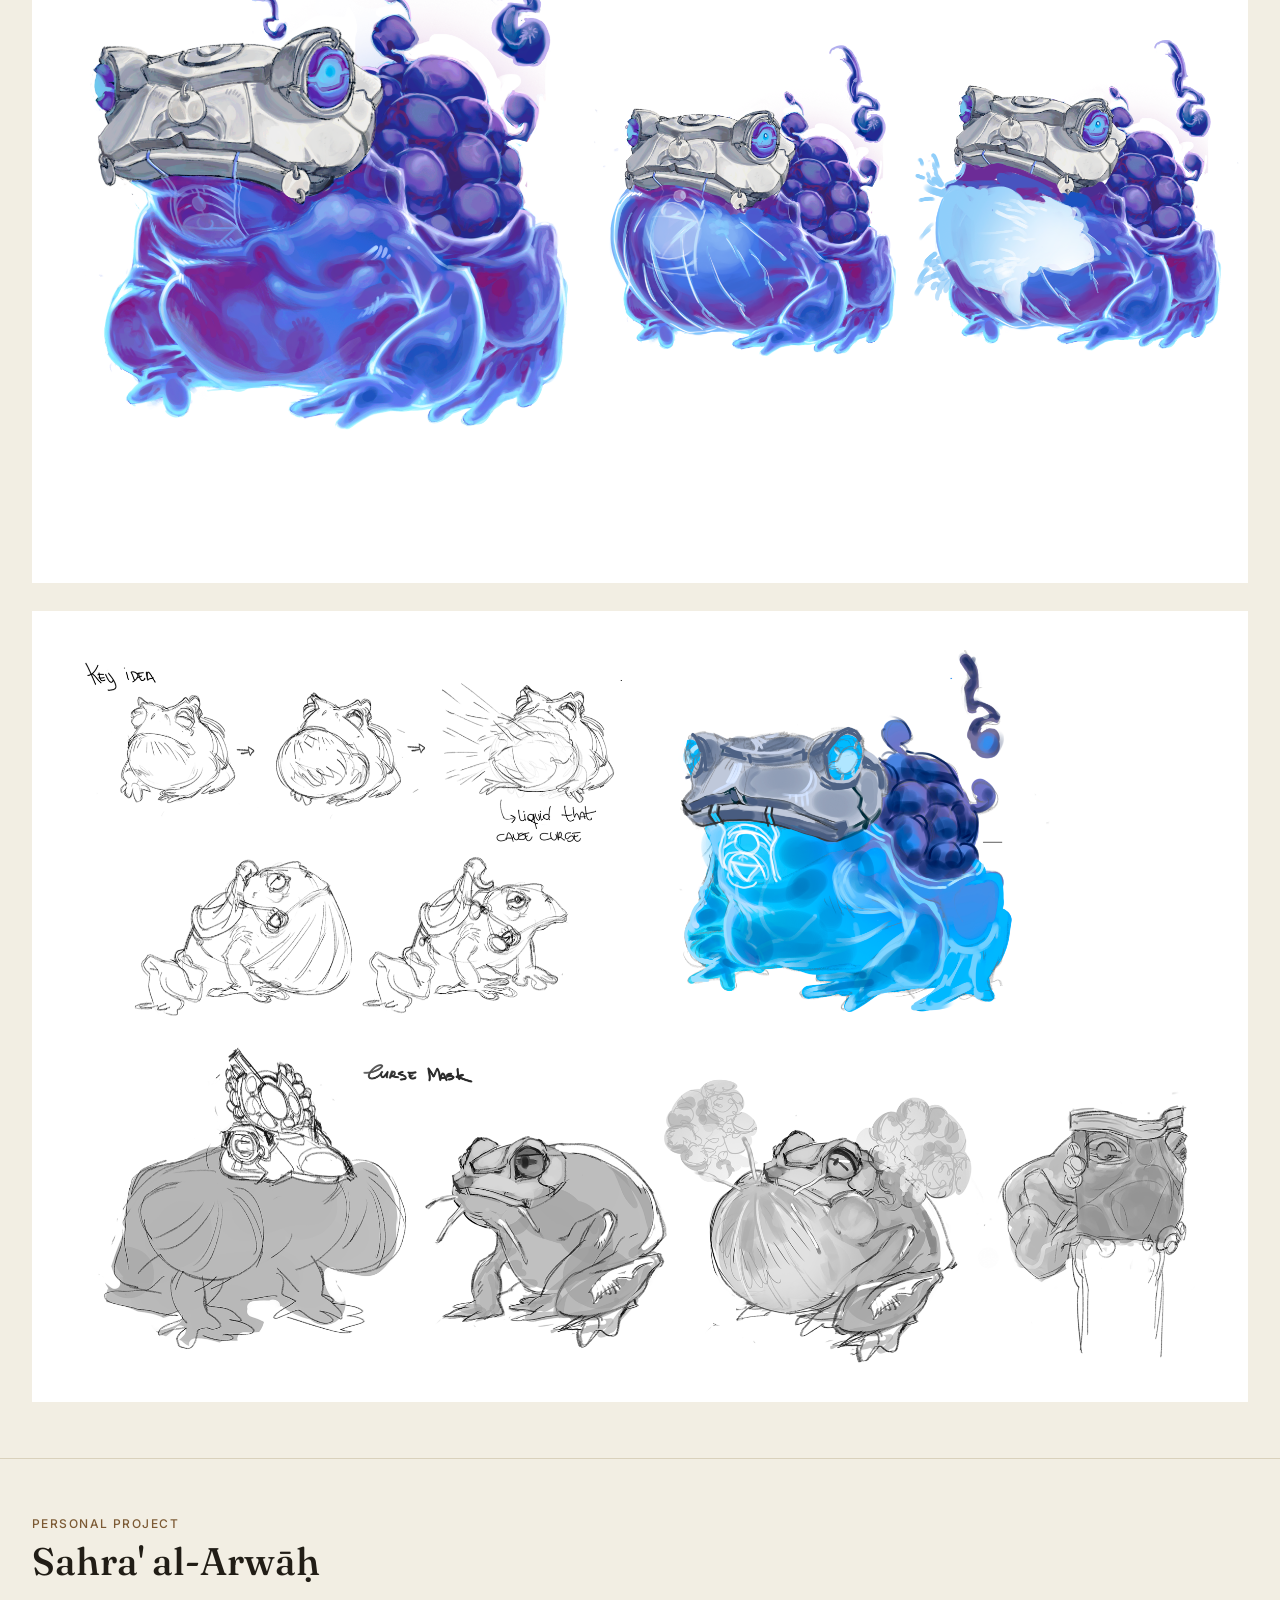
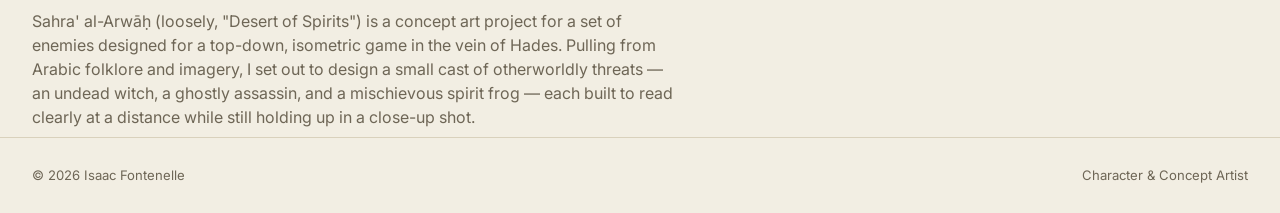
<file: sahra-al-arwah/index.html>
<!DOCTYPE html>
<html lang="en">
<head>
<meta charset="UTF-8">
<meta name="viewport" content="width=device-width, initial-scale=1.0">
<title>Sahra' al-Arwāḥ — Isaac Fontenelle</title>
<link rel="preconnect" href="https://fonts.googleapis.com">
<link rel="preconnect" href="https://fonts.gstatic.com" crossorigin>
<link href="https://fonts.googleapis.com/css2?family=Fraunces:ital,opsz,wght@0,9..144,300;0,9..144,500;0,9..144,600;1,9..144,400;1,9..144,500&family=Inter:wght@400;500;600&display=swap" rel="stylesheet">
<link rel="stylesheet" href="../css/style.css?v=2">
<link rel="icon" href="../icone.jpg" type="image/jpeg">
</head>
<body>

<header class="site-header">
  <a href="../index.html" class="site-name">Isaac Fontenelle</a>
  <nav class="main-nav">
    <a href="../work.html">WORK</a>
    <a href="../commissions.html">COMMISSIONS</a>
    <a href="../about.html">ABOUT</a>
  </nav>
</header>

<a href="../work.html" class="back-link">← Back to Work</a>

<!-- GALLERY: every image from the project, in order, no captions.
     To add or remove a piece, just add or remove a <figure> block —
     each one keeps the image's own proportions, nothing gets cropped. -->
<section class="project-gallery">

  <figure>
    <img src="The undead Witch 1.png" alt="Sahra' al-Arwāḥ — The Undead Witch">
  </figure>
  <figure>
    <img src="The undead Witch sketches.png" alt="Sahra' al-Arwāḥ — The Undead Witch, sketches">
  </figure>
  <figure>
    <img src="Ghost Assassin 1.png" alt="Sahra' al-Arwāḥ — Ghost Assassin">
  </figure>
  <figure>
    <img src="Ghost Assassin sketches.png" alt="Sahra' al-Arwāḥ — Ghost Assassin, sketches">
  </figure>
  <figure>
    <img src="Sapo mágico Ruhbaqa.png" alt="Sahra' al-Arwāḥ — Sapo Mágico Ruhbaqa">
  </figure>
  <figure>
    <img src="Sapo mágico Ruhbaqa sketch.png" alt="Sahra' al-Arwāḥ — Sapo Mágico Ruhbaqa, sketch">
  </figure>

</section>

<!-- TITLE + TEXT: this sits at the very end of the page.
     Replace the paragraph below with your own text. -->
<section class="project-header">
  <p class="eyebrow">PERSONAL PROJECT</p>
  <h1>Sahra' al-Arwāḥ</h1>
  <p class="project-description">
    Sahra' al-Arwāḥ (loosely, "Desert of Spirits") is a concept art project for a
    set of enemies designed for a top-down, isometric game in the vein of Hades.
    Pulling from Arabic folklore and imagery, I set out to design a small cast of
    otherworldly threats — an undead witch, a ghostly assassin, and a mischievous
    spirit frog — each built to read clearly at a distance while still holding up
    in a close-up shot.
  </p>
</section>

<footer class="site-footer">
  <p>© 2026 Isaac Fontenelle</p>
  <p>Character & Concept Artist</p>
</footer>

<script src="../js/lightbox.js" defer></script>

</body>
</html>
</file>
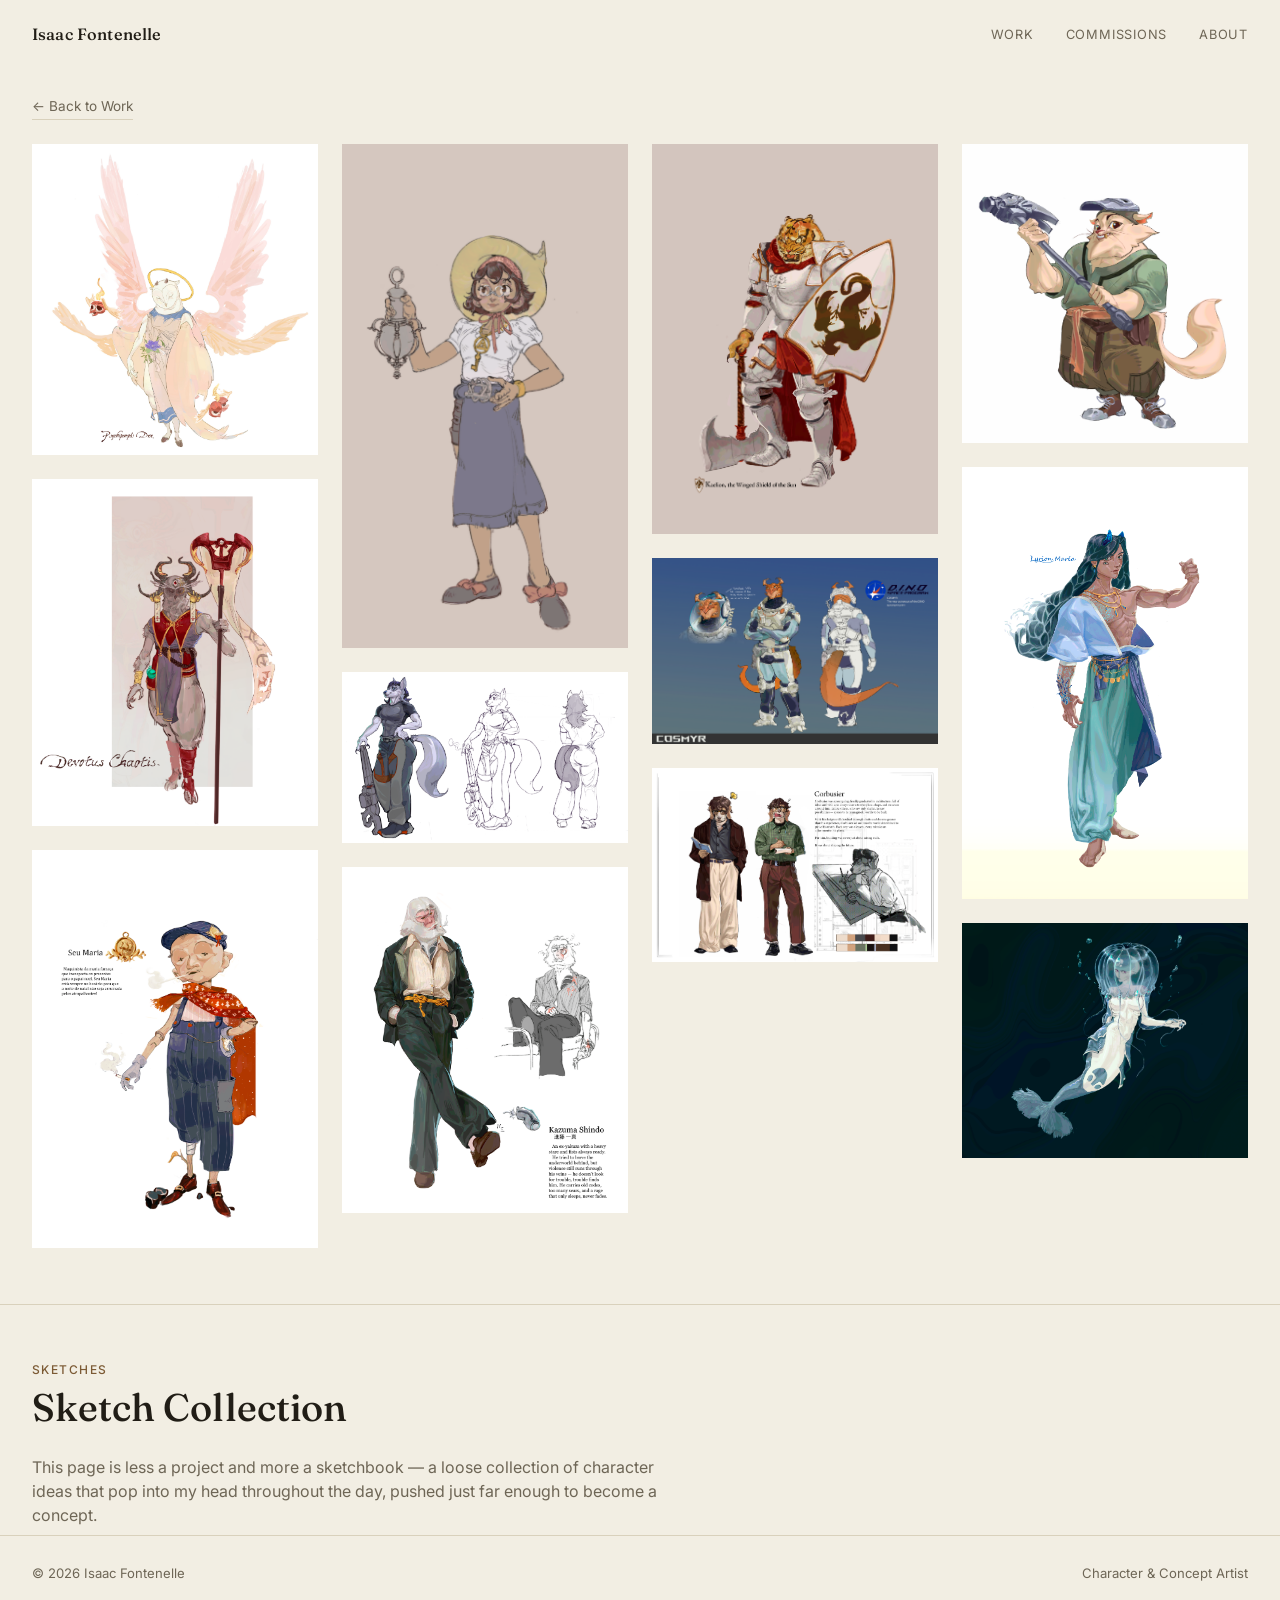
<file: sketch-collection/index.html>
<!DOCTYPE html>
<html lang="en">
<head>
<meta charset="UTF-8">
<meta name="viewport" content="width=device-width, initial-scale=1.0">
<title>Sketch Collection — Isaac Fontenelle</title>
<link rel="preconnect" href="https://fonts.googleapis.com">
<link rel="preconnect" href="https://fonts.gstatic.com" crossorigin>
<link href="https://fonts.googleapis.com/css2?family=Fraunces:ital,opsz,wght@0,9..144,300;0,9..144,500;0,9..144,600;1,9..144,400;1,9..144,500&family=Inter:wght@400;500;600&display=swap" rel="stylesheet">
<link rel="stylesheet" href="../css/style.css?v=2">
<link rel="icon" href="../icone.jpg" type="image/jpeg">
</head>
<body>

<header class="site-header">
  <a href="../index.html" class="site-name">Isaac Fontenelle</a>
  <nav class="main-nav">
    <a href="../work.html">WORK</a>
    <a href="../commissions.html">COMMISSIONS</a>
    <a href="../about.html">ABOUT</a>
  </nav>
</header>

<a href="../work.html" class="back-link">← Back to Work</a>

<!-- GALLERY: every image from the project, in order, no captions. -->
<section class="project-gallery grid-layout">

  <figure>
    <img src="Psychipompós-Dux.jpg" alt="Sketch Collection — Psychipompós Dux">
  </figure>
  <figure>
    <img src="Devotus-Chaotis.png" alt="Sketch Collection — Devotus Chaotis">
  </figure>
  <figure>
    <img src="Natal-BrushRush-2024.png" alt="Sketch Collection — Natal BrushRush 2024">
  </figure>
  <figure>
    <img src="Mell.png" alt="Sketch Collection — Mell">
  </figure>
  <figure>
    <img src="Lobinha.png" alt="Sketch Collection — Lobinha">
  </figure>
  <figure>
    <img src="Kazuma-Shindo.png" alt="Sketch Collection — Kazuma Shindo">
  </figure>
  <figure>
    <img src="Kaelion.png" alt="Sketch Collection — Kaelion">
  </figure>
  <figure>
    <img src="Cosmyr-refsheet.png" alt="Sketch Collection — Cosmyr refsheet">
  </figure>
  <figure>
    <img src="Corbusier.png" alt="Sketch Collection — Corbusier">
  </figure>
  <figure>
    <img src="cat blacksmith-only.png" alt="Sketch Collection — cat blacksmith">
  </figure>
  <figure>
    <img src="Arqueiro.png" alt="Sketch Collection — Arqueiro">
  </figure>
  <figure>
    <img src="água-viva.png" alt="Sketch Collection — água viva">
  </figure>

</section>

<!-- TITLE + TEXT: replace the paragraph below with your own text. -->
<section class="project-header">
  <p class="eyebrow">SKETCHES</p>
  <h1>Sketch Collection</h1>
  <p class="project-description">
    This page is less a project and more a sketchbook — a loose collection of
    character ideas that pop into my head throughout the day, pushed just far
    enough to become a concept.
  </p>
</section>

<footer class="site-footer">
  <p>© 2026 Isaac Fontenelle</p>
  <p>Character & Concept Artist</p>
</footer>

<script src="../js/lightbox.js" defer></script>

</body>
</html>
</file>
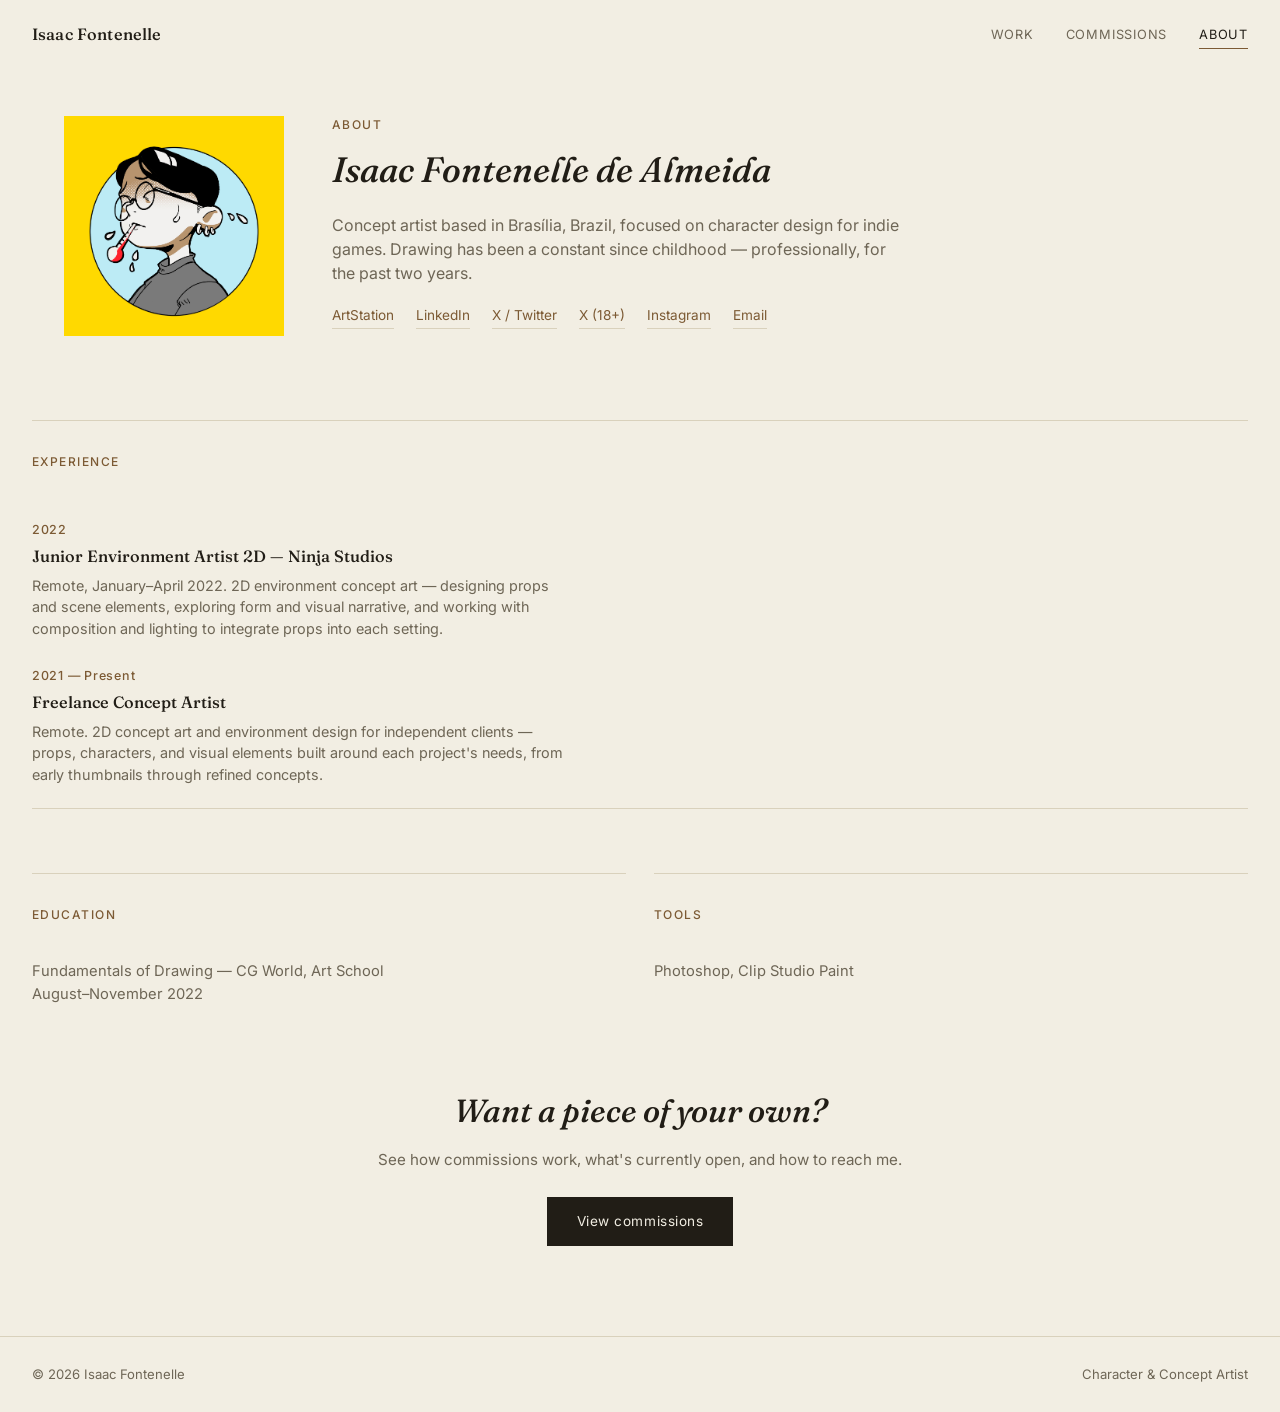
<file: about.html>
<!DOCTYPE html>
<html lang="en">
<head>
<meta charset="UTF-8">
<meta name="viewport" content="width=device-width, initial-scale=1.0">
<title>About — Isaac Fontenelle</title>
<link rel="preconnect" href="https://fonts.googleapis.com">
<link rel="preconnect" href="https://fonts.gstatic.com" crossorigin>
<link href="https://fonts.googleapis.com/css2?family=Fraunces:ital,opsz,wght@0,9..144,300;0,9..144,500;0,9..144,600;1,9..144,400;1,9..144,500&family=Inter:wght@400;500;600&display=swap" rel="stylesheet">
<link rel="stylesheet" href="css/style.css?v=2">
<!--
  FAVICON
  Isso usa a mesma imagem "icone.jpg" que você quer como ícone da aba.
  Ele já está na raiz do repositório, junto com as outras imagens.
  Se quiser esse mesmo ícone em TODAS as páginas (index, work, commissions, contact),
  cole essa mesma linha <link rel="icon" ...> no <head> de cada uma delas.
-->
<link rel="icon" href="icone.jpg" type="image/jpeg">
</head>
<body>

<header class="site-header">
  <a href="index.html" class="site-name">Isaac Fontenelle</a>
  <nav class="main-nav">
    <a href="work.html">WORK</a>
    <a href="commissions.html">COMMISSIONS</a>
    <a href="about.html" aria-current="page">ABOUT</a>
  </nav>
</header>

<main>

  <!-- ============ ABOUT HERO ============ -->
  <section class="about-hero">
    <div class="about-photo">
      <img src="icone.jpg" alt="Isaac Fontenelle">
    </div>
    <div class="about-intro">
      <p class="eyebrow">ABOUT</p>
      <h1>Isaac Fontenelle de Almeida</h1>
      <p class="about-lede">Concept artist based in Brasília, Brazil, focused on character design for indie games. Drawing has been a constant since childhood — professionally, for the past two years.</p>
      <!--
        SOCIAL / CONTACT LINKS
        Add or remove an <a> here to change what shows up. The label text
        (between > and </a>) is what people see — rename it however you like.
      -->
      <div class="about-socials">
        <a href="https://www.artstation.com/kamy_nelle" target="_blank" rel="noopener">ArtStation</a>
        <a href="https://www.linkedin.com/in/isaac-fontenelle-b08b51237/" target="_blank" rel="noopener">LinkedIn</a>
        <a href="https://x.com/kamy_nelle" target="_blank" rel="noopener">X / Twitter</a>
        <a href="https://x.com/Ymak_shee" target="_blank" rel="noopener">X (18+)</a>
        <a href="https://instagram.com/kamy_nelle" target="_blank" rel="noopener">Instagram</a>
        <a href="mailto:isaacfontenelle.profissional@gmail.com">Email</a>
      </div>
    </div>
  </section>

  <!-- ============ EXPERIENCE ============ -->
  <section class="experience">
    <div class="section-heading">
      <p class="eyebrow">EXPERIENCE</p>
    </div>
    <ul class="timeline">

      <li>
        <span class="timeline-year">2022</span>
        <div>
          <h3>Junior Environment Artist 2D — Ninja Studios</h3>
          <p>Remote, January–April 2022. 2D environment concept art — designing props and scene elements, exploring form and visual narrative, and working with composition and lighting to integrate props into each setting.</p>
        </div>
      </li>

      <li>
        <span class="timeline-year">2021 — Present</span>
        <div>
          <h3>Freelance Concept Artist</h3>
          <p>Remote. 2D concept art and environment design for independent clients — props, characters, and visual elements built around each project's needs, from early thumbnails through refined concepts.</p>
        </div>
      </li>

    </ul>
  </section>

  <!-- ============ EDUCATION & TOOLS ============ -->
  <section class="about-details">

    <div class="about-detail-block">
      <div class="section-heading">
        <p class="eyebrow">EDUCATION</p>
      </div>
      <p class="about-detail-text">Fundamentals of Drawing — CG World, Art School<br>August–November 2022</p>
    </div>

    <div class="about-detail-block">
      <div class="section-heading">
        <p class="eyebrow">TOOLS</p>
      </div>
      <p class="about-detail-text">Photoshop, Clip Studio Paint</p>
    </div>

  </section>

  <!-- ============ CTA ============ -->
  <section class="cta">
    <h2>Want a piece of your own?</h2>
    <p>See how commissions work, what's currently open, and how to reach me.</p>
    <a href="commissions.html" class="cta-button">View commissions</a>
  </section>

</main>

<footer class="site-footer">
  <p>© 2026 Isaac Fontenelle</p>
  <p>Character & Concept Artist</p>
</footer>

</body>
</html>
</file>
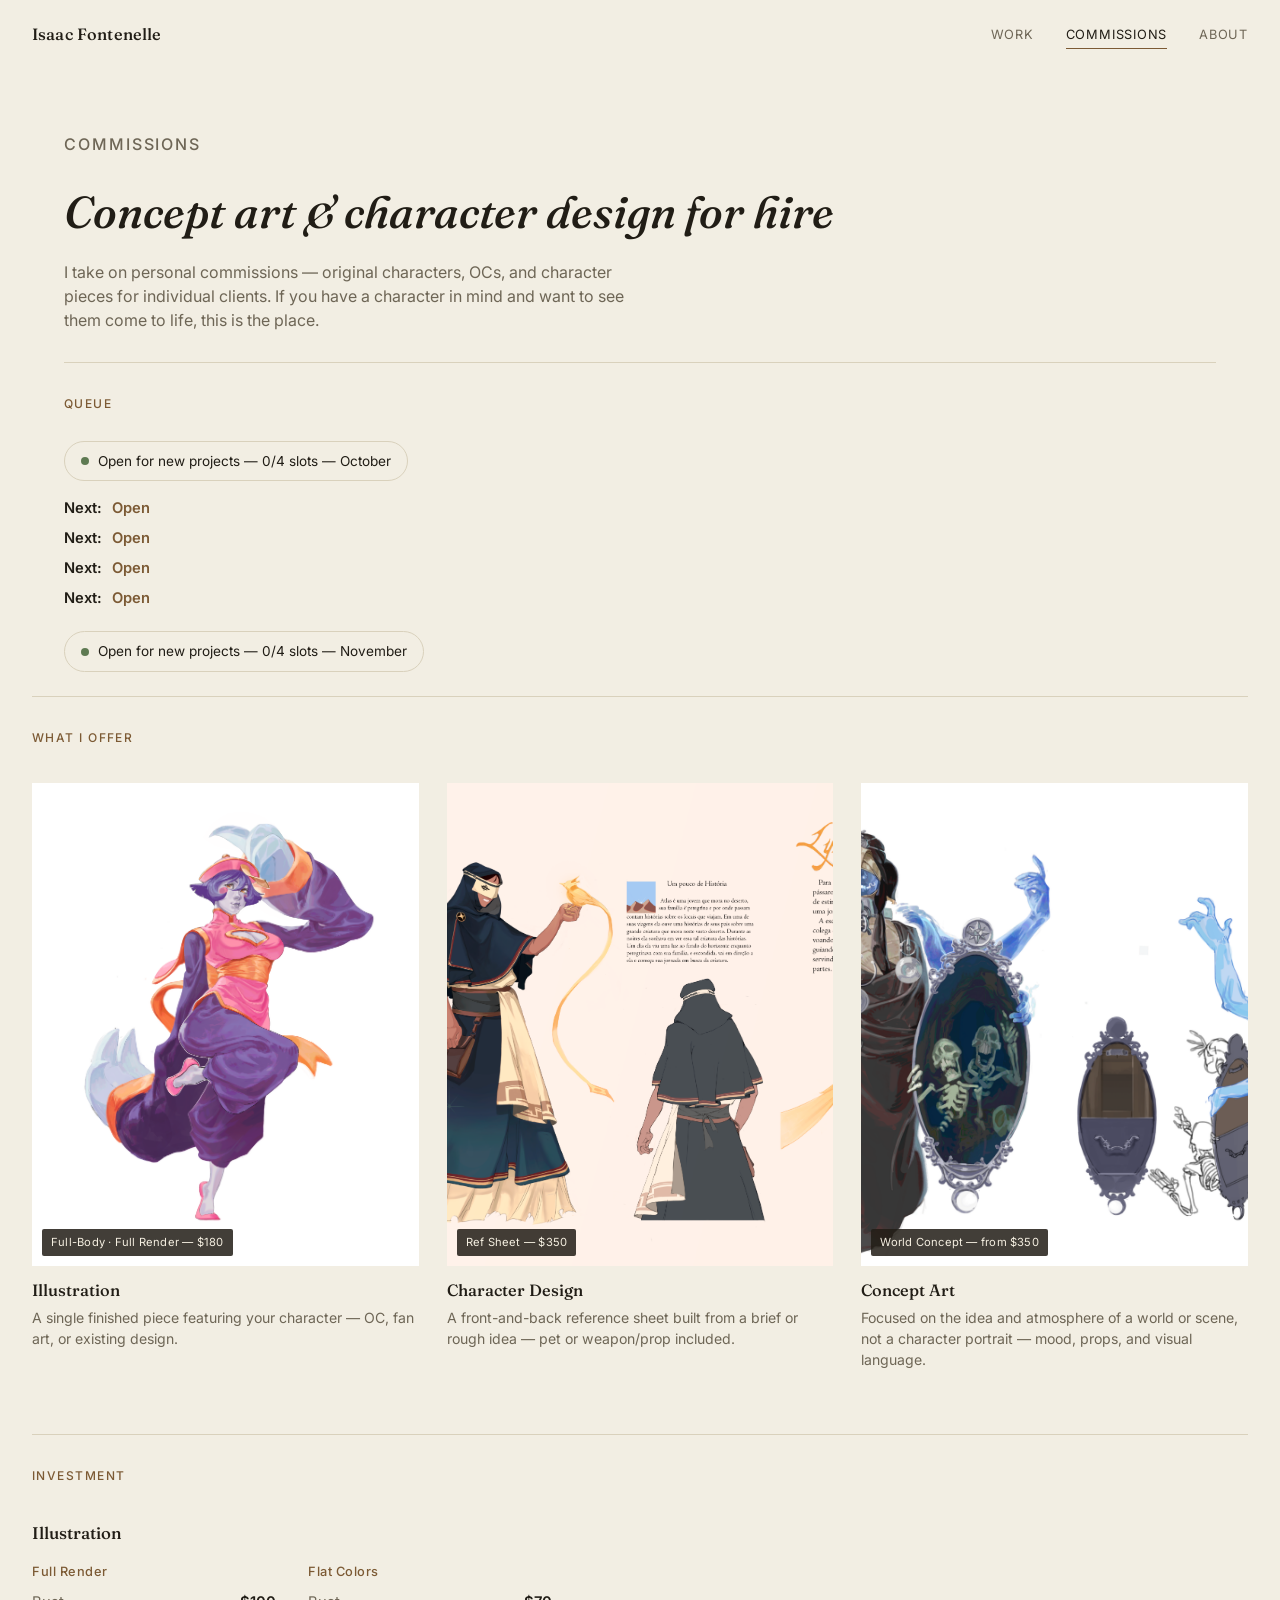
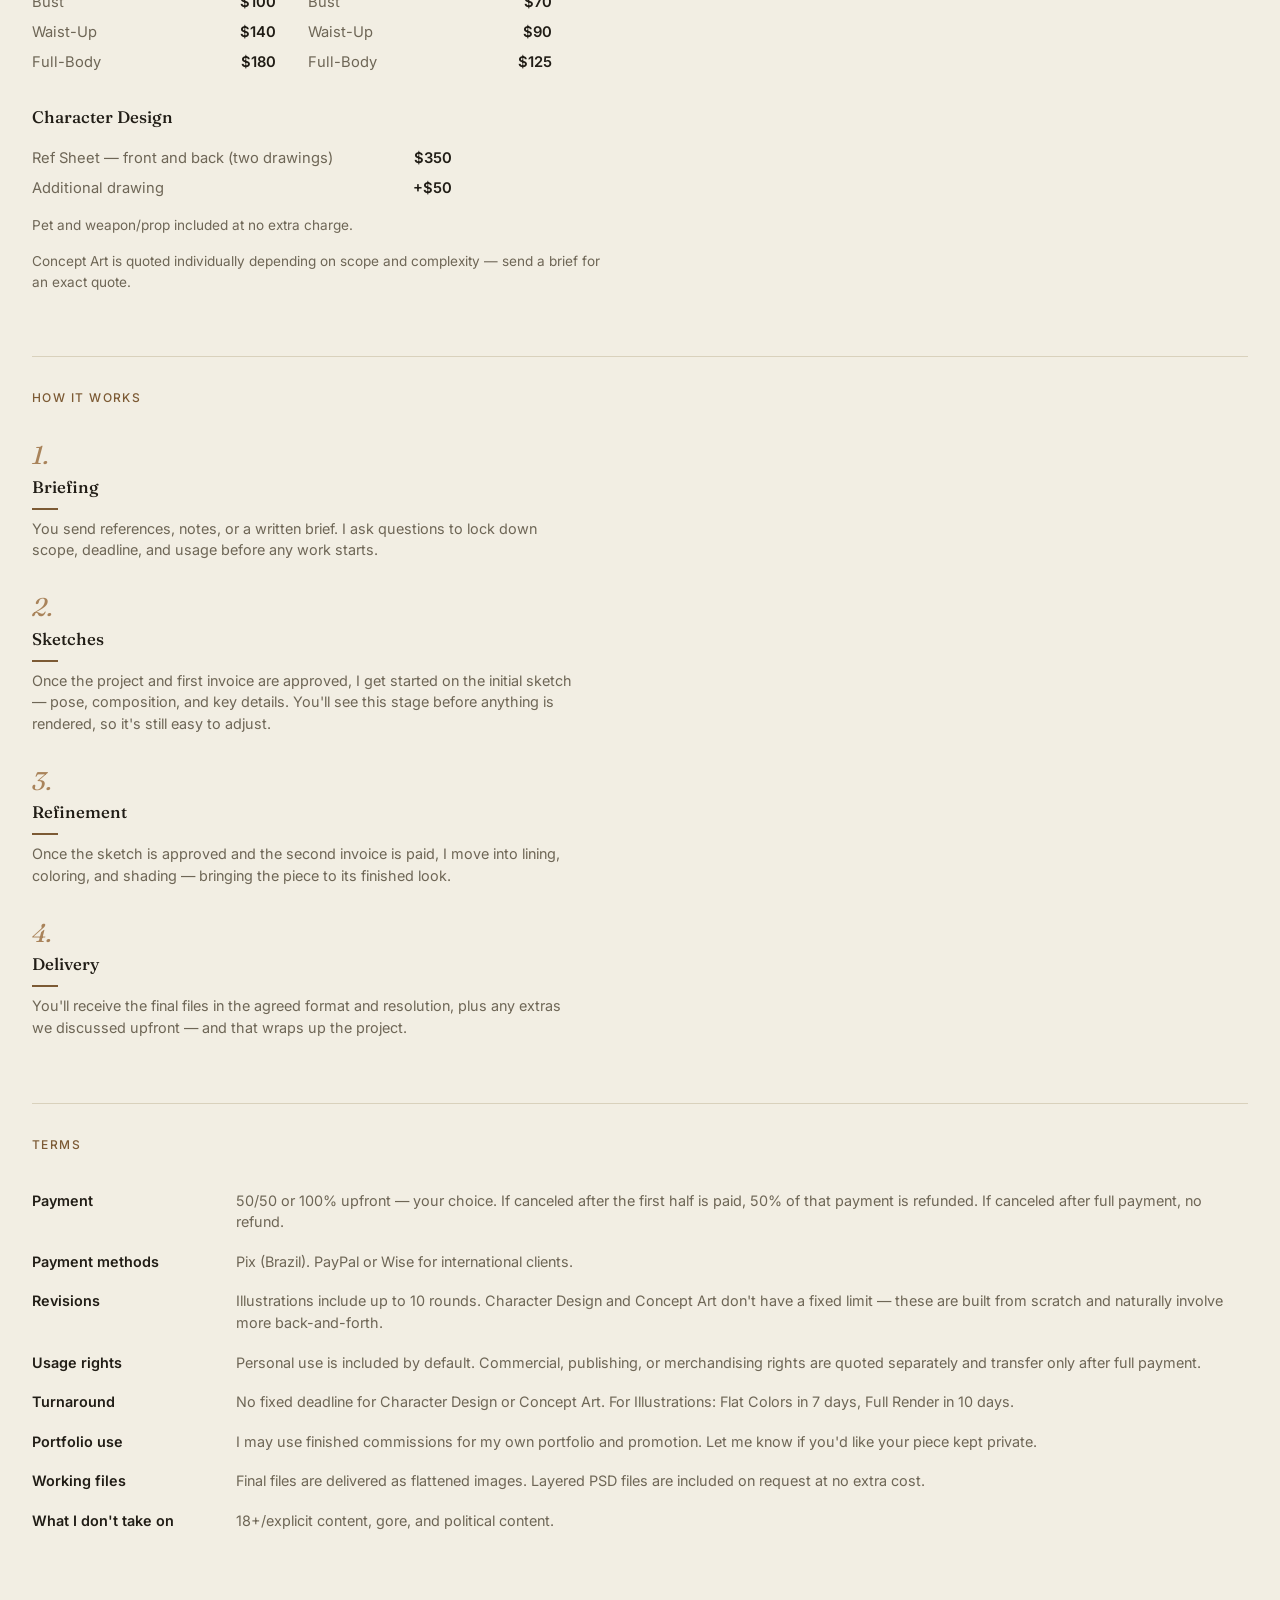
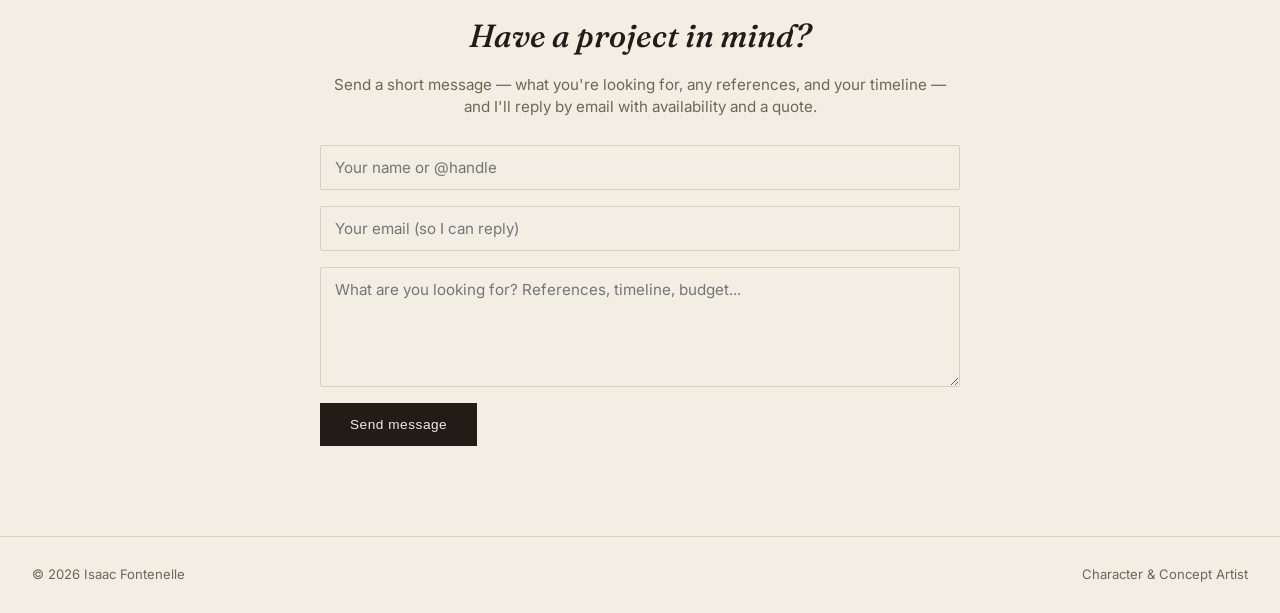
<file: commissions.html>
<!DOCTYPE html>
<html lang="en">
<head>
<meta charset="UTF-8">
<meta name="viewport" content="width=device-width, initial-scale=1.0">
<title>Commissions — Isaac Fontenelle</title>
<link rel="preconnect" href="https://fonts.googleapis.com">
<link rel="preconnect" href="https://fonts.gstatic.com" crossorigin>
<link href="https://fonts.googleapis.com/css2?family=Fraunces:ital,opsz,wght@0,9..144,300;0,9..144,500;0,9..144,600;1,9..144,400;1,9..144,500&family=Inter:wght@400;500;600&display=swap" rel="stylesheet">
<link rel="stylesheet" href="css/style.css?v=2">
<link rel="icon" href="icone.jpg" type="image/jpeg">
</head>
<body>

<header class="site-header">
  <a href="index.html" class="site-name">Isaac Fontenelle</a>
  <nav class="main-nav">
    <a href="work.html">WORK</a>
    <a href="commissions.html" aria-current="page">COMMISSIONS</a>
    <a href="about.html">ABOUT</a>
  </nav>
</header>

<main>

  <!-- ============ INTRO ============ -->
  <section class="page-heading">
    <p class="eyebrow">COMMISSIONS</p>
    <h1>Concept art & character design for hire</h1>
    <p>I take on personal commissions — original characters, OCs, and character pieces for individual clients. If you have a character in mind and want to see them come to life, this is the place.</p>
  </section>

  <!-- ============ QUEUE ============
       One <div class="queue-month"> per month. The current/open month gets
       the full <ul class="queue-list"> underneath; a future month can just
       show the status badge on its own until it's actually being worked.
       Update the numbers (X/4), the month, and the @handles as the queue moves. -->
  <section class="queue">
    <div class="section-heading"><p class="eyebrow">QUEUE</p></div>

    <div class="queue-month">
      <div class="status-badge status-open">
        <span class="status-dot"></span>
        Open for new projects — 0/4 slots — October
      </div>
      <ul class="queue-list">
        <li><strong>Next:</strong> <span class="queue-open-slot">Open</span></li>
        <li><strong>Next:</strong> <span class="queue-open-slot">Open</span></li>
        <li><strong>Next:</strong> <span class="queue-open-slot">Open</span></li>
        <li><strong>Next:</strong> <span class="queue-open-slot">Open</span></li>
      </ul>
    </div>

    <div class="queue-month">
      <div class="status-badge status-open">
        <span class="status-dot"></span>
        Open for new projects — 0/4 slots — November
      </div>
    </div>
  </section>

  <!-- ============ SERVICES ============
       Each card's image is a real reference example. To swap the example,
       change the img src and the price-tag text. -->
  <section class="services">
    <div class="section-heading">
      <p class="eyebrow">WHAT I OFFER</p>
    </div>
    <div class="services-grid">

      <div class="service-card">
        <div class="service-visual">
          <img src="fanartes/leilei.png" alt="Illustration example — LeiLei">
          <span class="price-tag">Full-Body · Full Render — $180</span>
        </div>
        <h3>Illustration</h3>
        <p>A single finished piece featuring your character — OC, fan art, or existing design.</p>
      </div>

      <div class="service-card">
        <div class="service-visual">
          <img src="in-search/isaac-fontenelle-atlas-lyka.png" alt="Character Design example — Atlas & Lyka">
          <span class="price-tag">Ref Sheet — $350</span>
        </div>
        <h3>Character Design</h3>
        <p>A front-and-back reference sheet built from a brief or rough idea — pet or weapon/prop included.</p>
      </div>

      <div class="service-card">
        <div class="service-visual">
          <img src="sahra-al-arwah/The undead Witch 1.png" alt="Concept Art example — The Undead Witch">
          <span class="price-tag">World Concept — from $350</span>
        </div>
        <h3>Concept Art</h3>
        <p>Focused on the idea and atmosphere of a world or scene, not a character portrait — mood, props, and visual language.</p>
      </div>

    </div>
  </section>

  <!-- ============ INVESTMENT ============ -->
  <section class="rates">
    <div class="section-heading">
      <p class="eyebrow">INVESTMENT</p>
    </div>

    <div class="pricing-service">
      <h3>Illustration</h3>
      <div class="pricing-columns">
        <div class="pricing-column">
          <h4>Full Render</h4>
          <ul class="price-list">
            <li><span>Bust</span><span>$100</span></li>
            <li><span>Waist-Up</span><span>$140</span></li>
            <li><span>Full-Body</span><span>$180</span></li>
          </ul>
        </div>
        <div class="pricing-column">
          <h4>Flat Colors</h4>
          <ul class="price-list">
            <li><span>Bust</span><span>$70</span></li>
            <li><span>Waist-Up</span><span>$90</span></li>
            <li><span>Full-Body</span><span>$125</span></li>
          </ul>
        </div>
      </div>
    </div>

    <div class="pricing-service">
      <h3>Character Design</h3>
      <ul class="price-list price-list-single">
        <li><span>Ref Sheet — front and back (two drawings)</span><span>$350</span></li>
        <li><span>Additional drawing</span><span>+$50</span></li>
      </ul>
      <p class="pricing-note">Pet and weapon/prop included at no extra charge.</p>
    </div>

    <p class="pricing-note">Concept Art is quoted individually depending on scope and complexity — send a brief for an exact quote.</p>
  </section>

  <!-- ============ PROCESS ============ -->
  <section class="process">
    <div class="section-heading">
      <p class="eyebrow">HOW IT WORKS</p>
    </div>
    <ol class="process-list">

      <li>
        <span class="process-num">1.</span>
        <h3>Briefing</h3>
        <p>You send references, notes, or a written brief. I ask questions to lock down scope, deadline, and usage before any work starts.</p>
      </li>

      <li>
        <span class="process-num">2.</span>
        <h3>Sketches</h3>
        <p>Once the project and first invoice are approved, I get started on the initial sketch — pose, composition, and key details. You'll see this stage before anything is rendered, so it's still easy to adjust.</p>
      </li>

      <li>
        <span class="process-num">3.</span>
        <h3>Refinement</h3>
        <p>Once the sketch is approved and the second invoice is paid, I move into lining, coloring, and shading — bringing the piece to its finished look.</p>
      </li>

      <li>
        <span class="process-num">4.</span>
        <h3>Delivery</h3>
        <p>You'll receive the final files in the agreed format and resolution, plus any extras we discussed upfront — and that wraps up the project.</p>
      </li>

    </ol>
  </section>

  <!-- ============ TERMS ============ -->
  <section class="terms">
    <div class="section-heading">
      <p class="eyebrow">TERMS</p>
    </div>
    <dl class="terms-list">
      <div class="terms-row">
        <dt>Payment</dt>
        <dd>50/50 or 100% upfront — your choice. If canceled after the first half is paid, 50% of that payment is refunded. If canceled after full payment, no refund.</dd>
      </div>
      <div class="terms-row">
        <dt>Payment methods</dt>
        <dd>Pix (Brazil). PayPal or Wise for international clients.</dd>
      </div>
      <div class="terms-row">
        <dt>Revisions</dt>
        <dd>Illustrations include up to 10 rounds. Character Design and Concept Art don't have a fixed limit — these are built from scratch and naturally involve more back-and-forth.</dd>
      </div>
      <div class="terms-row">
        <dt>Usage rights</dt>
        <dd>Personal use is included by default. Commercial, publishing, or merchandising rights are quoted separately and transfer only after full payment.</dd>
      </div>
      <div class="terms-row">
        <dt>Turnaround</dt>
        <dd>No fixed deadline for Character Design or Concept Art. For Illustrations: Flat Colors in 7 days, Full Render in 10 days.</dd>
      </div>
      <div class="terms-row">
        <dt>Portfolio use</dt>
        <dd>I may use finished commissions for my own portfolio and promotion. Let me know if you'd like your piece kept private.</dd>
      </div>
      <div class="terms-row">
        <dt>Working files</dt>
        <dd>Final files are delivered as flattened images. Layered PSD files are included on request at no extra cost.</dd>
      </div>
      <div class="terms-row">
        <dt>What I don't take on</dt>
        <dd>18+/explicit content, gore, and political content.</dd>
      </div>
    </dl>
  </section>

  <!-- ============ CONTACT CTA ============
       FORMSPREE SETUP: create a free account at formspree.io, make a new
       form, and copy the endpoint it gives you (looks like
       https://formspree.io/f/xxxxxxxx). Paste it into the "action" below,
       replacing YOUR_FORM_ID. Formspree will ask you to click a confirmation
       link in your email the first time someone submits — that's normal. -->
  <section class="cta">
    <h2>Have a project in mind?</h2>
    <p>Send a short message — what you're looking for, any references, and your timeline — and I'll reply by email with availability and a quote.</p>
    <form action="https://formspree.io/f/YOUR_FORM_ID" method="POST" class="commission-form">
      <input type="text" name="name" placeholder="Your name or @handle" required>
      <input type="email" name="email" placeholder="Your email (so I can reply)" required>
      <textarea name="message" placeholder="What are you looking for? References, timeline, budget..." required></textarea>
      <input type="text" name="_gotcha" style="display:none">
      <button type="submit" class="cta-button">Send message</button>
    </form>
  </section>

</main>

<footer class="site-footer">
  <p>© 2026 Isaac Fontenelle</p>
  <p>Character & Concept Artist</p>
</footer>

<script src="js/lightbox.js" defer></script>

</body>
</html>
</file>
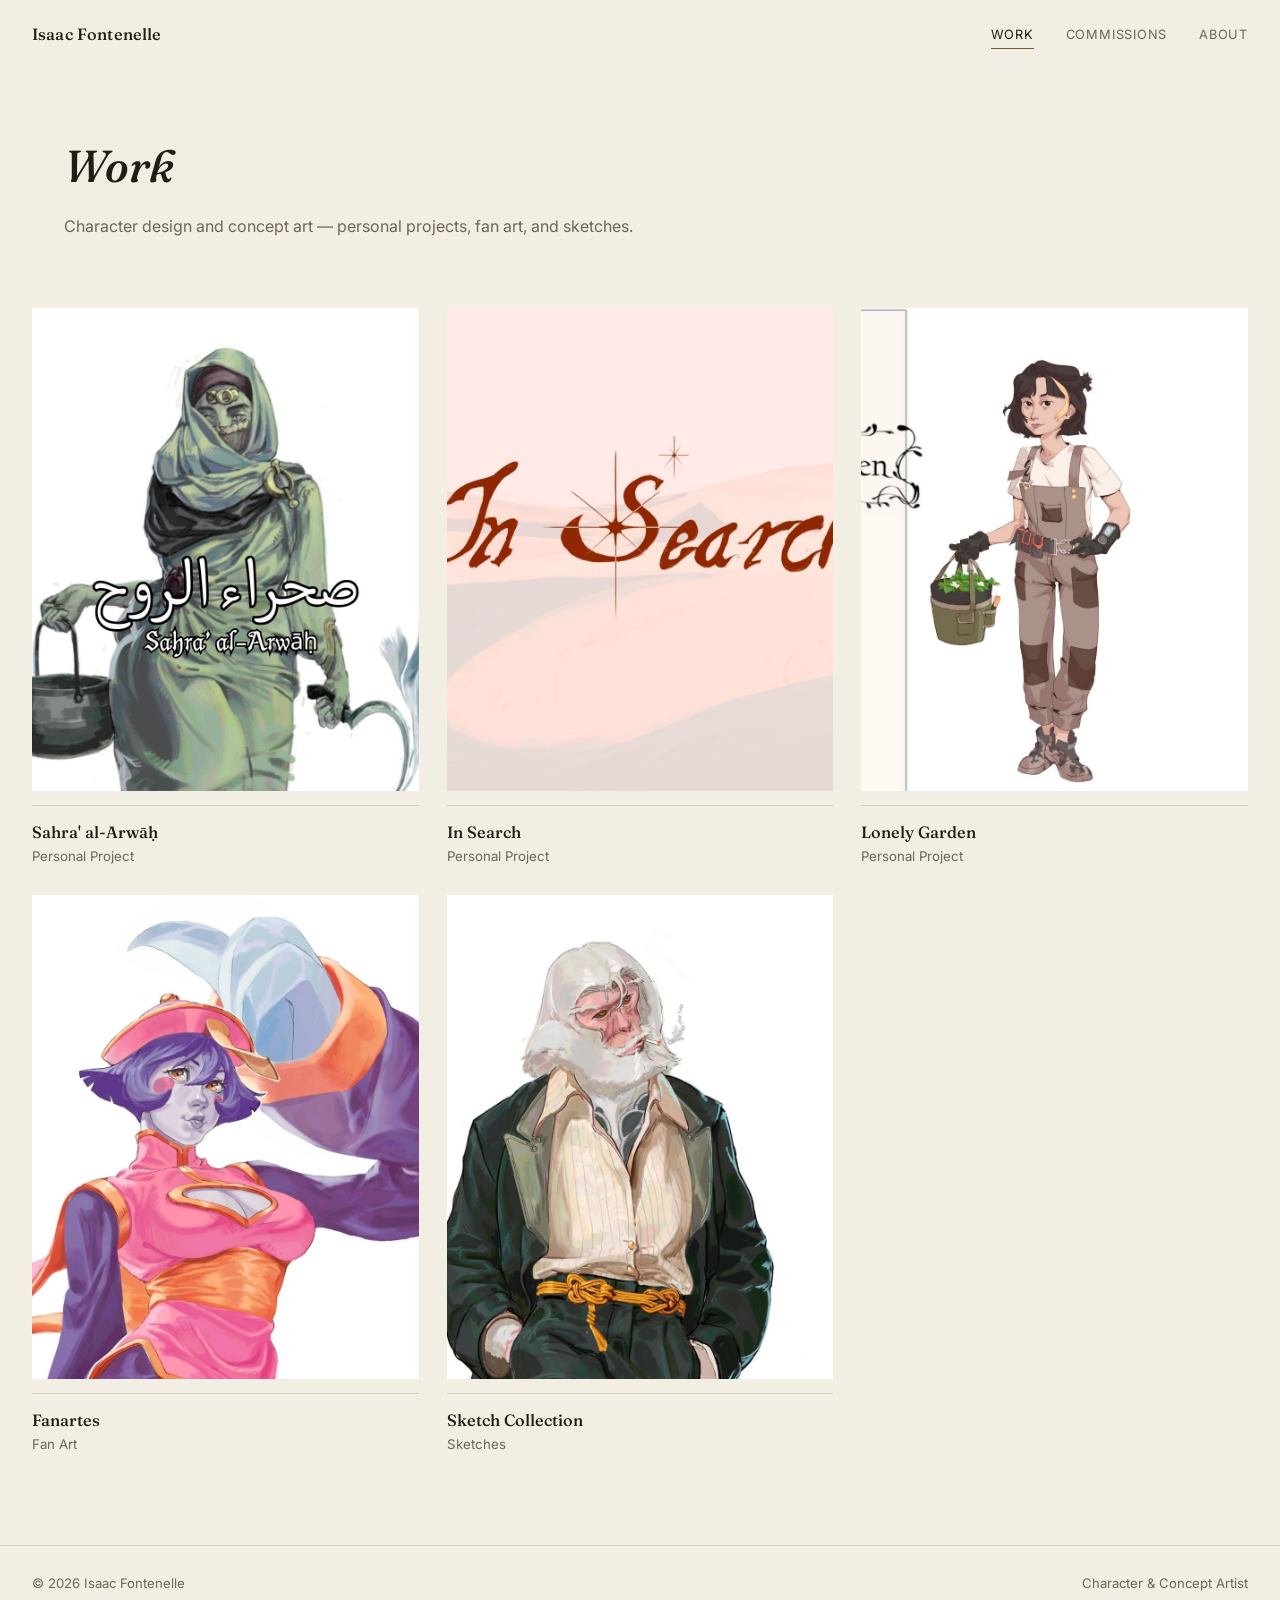
<file: work.html>
<!DOCTYPE html>
<html lang="en">
<head>
<meta charset="UTF-8">
<meta name="viewport" content="width=device-width, initial-scale=1.0">
<title>Work — Isaac Fontenelle</title>
<link rel="preconnect" href="https://fonts.googleapis.com">
<link rel="preconnect" href="https://fonts.gstatic.com" crossorigin>
<link href="https://fonts.googleapis.com/css2?family=Fraunces:ital,opsz,wght@0,9..144,300;0,9..144,500;0,9..144,600;1,9..144,400;1,9..144,500&family=Inter:wght@400;500;600&display=swap" rel="stylesheet">
<link rel="stylesheet" href="css/style.css?v=2">
<link rel="icon" href="icone.jpg" type="image/jpeg">
</head>
<body>

<header class="site-header">
  <a href="index.html" class="site-name">Isaac Fontenelle</a>
  <nav class="main-nav">
    <a href="work.html" aria-current="page">WORK</a>
    <a href="commissions.html">COMMISSIONS</a>
    <a href="about.html">ABOUT</a>
  </nav>
</header>

<main>
  <section class="page-heading">
    <h1>Work</h1>
    <p>Character design and concept art — personal projects, fan art, and sketches.</p>
  </section>

  <section class="all-work">
    <div class="work-grid">

      <a href="sahra-al-arwah/" class="work-item">
        <img src="sahra-al-arwah/sahra-al-arwah.jpg" alt="Sahra' al-Arwāḥ">
        <div class="work-caption">
          <h3>Sahra' al-Arwāḥ</h3>
          <p>Personal Project</p>
        </div>
      </a>

      <a href="in-search/" class="work-item">
        <img src="in-search/in-search.jpg" alt="In Search">
        <div class="work-caption">
          <h3>In Search</h3>
          <p>Personal Project</p>
        </div>
      </a>

      <a href="lonely-garden/" class="work-item">
        <img src="lonely-garden/lonely-garden.jpg" alt="Lonely Garden">
        <div class="work-caption">
          <h3>Lonely Garden</h3>
          <p>Personal Project</p>
        </div>
      </a>

      <a href="fanartes/" class="work-item">
        <img src="fanartes/fanartes.jpg" alt="Fanartes">
        <div class="work-caption">
          <h3>Fanartes</h3>
          <p>Fan Art</p>
        </div>
      </a>

      <a href="sketch-collection/" class="work-item">
        <img src="sketch-collection/sketch-collection.jpg" alt="Sketch Collection">
        <div class="work-caption">
          <h3>Sketch Collection</h3>
          <p>Sketches</p>
        </div>
      </a>

    </div>
  </section>
</main>

<footer class="site-footer">
  <p>© 2026 Isaac Fontenelle</p>
  <p>Character & Concept Artist</p>
</footer>

</body>
</html>
</file>
<file: css/style.css>
/* ==========================================================
   Isaac Fontenelle — Portfolio Visual Identity
   Fonts: Fraunces (display) + Inter (functional) — loaded via <link> in <head>
   ========================================================== */

:root{
  --paper: #F2EEE3;       /* main background — warm parchment, not stark white */
  --paper-soft: #E8E2D2;  /* image placeholder / subtle panel background */
  --ink: #211D16;         /* primary text — warm near-black */
  --ink-dim: #6E6656;     /* secondary / muted text */
  --line: #D9D1BC;        /* hairline borders and dividers */
  --accent: #7C5A34;      /* links, hover states, small labels */
  --accent-soft: #A9835A; /* lighter accent, decorative use */
}

*{ box-sizing:border-box; margin:0; padding:0; }
html{ scroll-behavior:smooth; }

body{
  background:var(--paper);
  color:var(--ink);
  font-family:'Inter', sans-serif;
  line-height:1.5;
  -webkit-font-smoothing:antialiased;
}

a{ color:inherit; text-decoration:none; }
img{ display:block; max-width:100%; }
:focus-visible{ outline:2px solid var(--accent); outline-offset:3px; }

/* ---------- Header ---------- */
.site-header{
  display:flex;
  align-items:center;
  justify-content:space-between;
  padding:22px 32px;
  max-width:1280px;
  margin:0 auto;
}

.site-name{
  font-family:'Fraunces', serif;
  font-weight:500;
  font-size:1.02rem;
  letter-spacing:0.01em;
}

.main-nav{ display:flex; gap:32px; }

.main-nav a{
  font-size:0.8rem;
  letter-spacing:0.06em;
  color:var(--ink-dim);
  transition:color .2s ease;
  position:relative;
}

.main-nav a::after{
  content:"";
  position:absolute;
  left:0; right:0; bottom:-5px;
  height:1px;
  background:var(--accent);
  transform:scaleX(0);
  transform-origin:right;
  transition:transform .25s ease;
}

.main-nav a:hover{ color:var(--ink); }
.main-nav a:hover::after{ transform:scaleX(1); transform-origin:left; }
.main-nav a[aria-current="page"]{ color:var(--ink); }
.main-nav a[aria-current="page"]::after{ transform:scaleX(1); transform-origin:left; }

/* ---------- Hero (the artwork itself — visible with no scrolling) ---------- */
.hero{
  position:relative;
  max-width:1280px;
  margin:0 auto;
  padding:0 32px 20px;
}

.hero-frame{
  position:relative;
  overflow:hidden;
  background:var(--paper-soft);
  height:64vh;
  min-height:420px;
  max-height:720px;
}

.hero-slides{
  position:relative;
  width:100%;
  height:100%;
}

.hero-slide{
  position:absolute;
  inset:0;
  display:block;
  opacity:0;
  transition:opacity 2.4s cubic-bezier(0.45, 0, 0.2, 1);
  overflow:hidden;
}

.hero-slide.active{ opacity:1; z-index:1; }

.hero-slide img{
  width:100%;
  height:100%;
  object-fit:cover;
  display:block;
  transform:scale(1);
  transition:transform 9s ease-out;
}

.hero-slide.active img{ transform:scale(1.03); }

.hero-caption{
  position:absolute;
  left:0; right:0; bottom:0;
  padding:28px 32px;
  background:linear-gradient(to top, rgba(20,17,11,0.55), rgba(20,17,11,0));
  z-index:2;
  pointer-events:none;
}

.hero-caption h1{
  font-family:'Fraunces', serif;
  font-weight:500;
  font-style:italic;
  font-size:clamp(1.5rem, 3vw, 2.1rem);
  color:#F5EFE1;
}

.hero-caption .intro-text{
  color:#D9C9A8;
  font-size:0.92rem;
  margin-top:6px;
}

.eyebrow{
  font-size:0.75rem;
  letter-spacing:0.12em;
  font-weight:500;
  color:var(--accent);
}

/* ---------- Selected work ---------- */
main{ max-width:1280px; margin:0 auto; padding:0 32px; }

.selected-work{ padding:56px 0 90px; }

.section-heading{
  display:flex;
  justify-content:space-between;
  align-items:baseline;
  border-top:1px solid var(--line);
  padding-top:32px;
  margin-bottom:36px;
}

.section-heading a{
  font-size:0.85rem;
  color:var(--ink-dim);
  border-bottom:1px solid var(--line);
  padding-bottom:2px;
  transition:color .2s ease, border-color .2s ease;
}

.section-heading a:hover{ color:var(--accent); border-color:var(--accent); }

.work-grid{
  display:grid;
  grid-template-columns:repeat(3, 1fr);
  gap:28px;
}

.work-item{ display:block; }

.work-item img{
  width:100%;
  aspect-ratio:4/5;
  object-fit:cover;
  background:var(--paper-soft);
  transition:transform .5s ease;
}

.work-item:hover img{ transform:scale(1.02); }

.work-caption{
  padding-top:14px;
  border-top:1px solid var(--line);
  margin-top:14px;
}

.work-caption h3{
  font-family:'Fraunces', serif;
  font-weight:500;
  font-size:1.02rem;
  color:var(--ink);
  margin-bottom:3px;
}

.work-caption p{
  font-size:0.83rem;
  color:var(--ink-dim);
}

/* ---------- Footer ---------- */
.site-footer{
  border-top:1px solid var(--line);
  padding:28px 32px;
  max-width:1280px;
  margin:0 auto;
  display:flex;
  justify-content:space-between;
  color:var(--ink-dim);
  font-size:0.82rem;
}

/* ---------- Page heading (used on Work / About / Contact) ---------- */
.page-heading{
  max-width:1280px;
  margin:0 auto;
  padding:64px 32px 0;
}

.page-heading h1{
  font-family:'Fraunces', serif;
  font-weight:500;
  font-style:italic;
  font-size:clamp(2rem, 4vw, 2.8rem);
  margin-bottom:14px;
  color:var(--ink);
}

.page-heading p{
  color:var(--ink-dim);
  max-width:60ch;
  font-size:1rem;
  margin-bottom:22px;
}

/* ---------- All work (work.html) ---------- */
.all-work{ padding:48px 0 90px; }

/* reuses .work-grid / .work-item / .work-caption from Selected Work above */

/* ---------- Individual project page ---------- */
.back-link{
  display:inline-block;
  margin:28px 32px 0;
  font-size:0.85rem;
  color:var(--ink-dim);
  border-bottom:1px solid var(--line);
  padding-bottom:2px;
  transition:color .2s ease, border-color .2s ease;
}

.back-link:hover{ color:var(--accent); border-color:var(--accent); }

/* ---------- Back to top button ---------- */
.back-to-top{
  position:fixed;
  bottom:28px;
  right:28px;
  width:44px;
  height:44px;
  border-radius:50%;
  background:var(--ink);
  color:var(--paper);
  border:none;
  font-size:1.2rem;
  display:flex;
  align-items:center;
  justify-content:center;
  cursor:pointer;
  opacity:0;
  pointer-events:none;
  transform:translateY(8px);
  transition:opacity .25s ease, transform .25s ease;
  z-index:900;
}

.back-to-top.visible{
  opacity:1;
  pointer-events:auto;
  transform:translateY(0);
}

.back-to-top:hover{ background:var(--accent); }

.project-hero{
  max-width:1280px;
  margin:0 auto;
  padding:24px 32px 0;
}

.project-hero .frame{
  overflow:hidden;
  background:var(--paper-soft);
}

.project-hero .frame img{
  width:100%;
  height:auto;
  display:block;
}

.project-gallery{
  max-width:1280px;
  margin:0 auto;
  padding:24px 32px 0;
  display:flex;
  flex-direction:column;
  gap:28px;
}

.project-gallery figure{ margin:0; }

.project-gallery img{
  width:100%;
  height:auto;
  display:block;
  background:var(--paper-soft);
  cursor:zoom-in;
}

/* Modifier: multi-column masonry, for collections of unrelated pieces
   (e.g. sketch-collection.html) instead of one full-width image after another. */
.project-gallery.grid-layout{
  display:block;
  column-count:4;
  column-gap:24px;
}

.project-gallery.grid-layout figure{
  break-inside:avoid;
  margin:0 0 24px;
}

/* ---------- Lightbox ---------- */
.lightbox-overlay{
  position:fixed;
  inset:0;
  background:rgba(21,19,15,0.94);
  display:flex;
  align-items:center;
  justify-content:center;
  padding:48px;
  z-index:999;
  opacity:0;
  pointer-events:none;
  transition:opacity .25s ease;
}

.lightbox-overlay.active{
  opacity:1;
  pointer-events:auto;
}

.lightbox-overlay img{
  max-width:100%;
  max-height:100%;
  width:auto;
  height:auto;
  object-fit:contain;
  cursor:default;
}

.lightbox-close{
  position:absolute;
  top:20px;
  right:28px;
  background:none;
  border:none;
  color:#F5EFE1;
  font-size:2rem;
  line-height:1;
  cursor:pointer;
  padding:8px;
}

.lightbox-close:hover{ color:var(--accent-soft); }

@media (max-width:520px){
  .lightbox-overlay{ padding:20px; }
  .lightbox-close{ top:10px; right:14px; }
}

.project-header{
  max-width:1280px;
  margin:0 auto;
  padding:56px 32px 0;
  border-top:1px solid var(--line);
  margin-top:56px;
}

.project-header h1{
  font-family:'Fraunces', serif;
  font-weight:500;
  font-size:clamp(1.8rem, 3.5vw, 2.4rem);
  color:var(--ink);
  margin-bottom:18px;
}

.project-description{
  color:var(--ink-dim);
  max-width:65ch;
  font-size:1rem;
  margin-bottom:8px;
}

/* ==========================================================
   About page
   ========================================================== */

.about-hero{
  max-width:1280px;
  margin:0 auto;
  padding:48px 32px 60px;
  display:grid;
  grid-template-columns:220px 1fr;
  gap:48px;
  align-items:start;
}

.about-photo img{
  width:100%;
  aspect-ratio:1/1;
  object-fit:cover;
  background:var(--paper-soft);
}

.about-intro h1{
  font-family:'Fraunces', serif;
  font-weight:500;
  font-style:italic;
  font-size:clamp(1.6rem, 3.4vw, 2.2rem);
  margin:10px 0 16px;
}

.about-lede{
  color:var(--ink-dim);
  font-size:1rem;
  max-width:58ch;
  margin-bottom:20px;
}

.about-socials{ display:flex; flex-wrap:wrap; row-gap:10px; column-gap:22px; }

.about-socials a{
  font-size:0.85rem;
  color:var(--accent);
  border-bottom:1px solid var(--line);
  padding-bottom:2px;
  transition:color .2s ease, border-color .2s ease;
}

.about-socials a:hover{ color:var(--ink); border-color:var(--accent); }

.experience{ padding:24px 0 8px; }

.timeline{ list-style:none; }

.timeline li{
  display:flex;
  flex-direction:column;
  gap:4px;
  padding:14px 0;
}

.timeline li:last-child{ border-bottom:1px solid var(--line); padding-bottom:22px; }

.timeline-year{
  font-size:0.78rem;
  letter-spacing:0.06em;
  font-weight:500;
  color:var(--accent);
}

.timeline h3{
  font-family:'Fraunces', serif;
  font-weight:500;
  font-size:1.02rem;
  margin-bottom:6px;
}

.timeline p{
  color:var(--ink-dim);
  font-size:0.9rem;
  max-width:60ch;
}

.about-details{
  padding:56px 0 8px;
  display:grid;
  grid-template-columns:1fr 1fr;
  gap:28px;
}

.about-detail-text{
  color:var(--ink-dim);
  font-size:0.92rem;
  line-height:1.6;
}

/* ==========================================================
   Commissions page
   ========================================================== */

.status-badge{
  display:inline-flex;
  align-items:center;
  gap:9px;
  font-size:0.85rem;
  color:var(--ink);
  border:1px solid var(--line);
  padding:9px 16px;
  border-radius:999px;
}

.status-dot{
  width:8px;
  height:8px;
  border-radius:50%;
  background:#5E7A52; /* muted green — open */
  flex-shrink:0;
}

.status-closed .status-dot{ background:#A9583F; } /* muted rust — closed */

/* ---------- Commission queue ---------- */
.queue{
  max-width:1280px;
  margin:0 auto;
  padding:8px 32px 0;
}

.queue .section-heading{ margin-bottom:28px; }

.queue-month{ margin-bottom:22px; }
.queue-month:last-child{ margin-bottom:0; }

.queue-list{
  list-style:none;
  margin-top:16px;
  display:flex;
  flex-direction:column;
  gap:8px;
}

.queue-list li{
  font-size:0.92rem;
  color:var(--ink-dim);
}

.queue-list li strong{
  color:var(--ink);
  font-weight:600;
  margin-right:6px;
}

.queue-list .queue-current{ color:var(--ink); }

.queue-open-slot{ color:var(--accent); font-weight:600; }

.services{ padding:24px 0 8px; }

.services-grid{
  display:grid;
  grid-template-columns:repeat(3, 1fr);
  gap:28px;
}

.service-visual{
  position:relative;
  overflow:hidden;
  background:var(--paper-soft);
  aspect-ratio:4/5;
}

.service-visual img{
  width:100%;
  height:100%;
  object-fit:cover;
  display:block;
  cursor:zoom-in;
}

.price-tag{
  position:absolute;
  bottom:10px;
  left:10px;
  background:rgba(33,29,22,0.85);
  color:#F5EFE1;
  font-size:0.7rem;
  letter-spacing:0.02em;
  padding:5px 9px;
  border-radius:2px;
}

.service-card h3{
  font-family:'Fraunces', serif;
  font-weight:500;
  font-size:1.02rem;
  margin:12px 0 4px;
}

.service-card p{
  color:var(--ink-dim);
  font-size:0.88rem;
}

.process{ padding:56px 0 8px; }

.process-list{
  list-style:none;
  display:flex;
  flex-direction:column;
  gap:34px;
}

.process-num{
  display:block;
  font-family:'Fraunces', serif;
  font-style:italic;
  font-size:1.6rem;
  color:var(--accent-soft);
  line-height:1;
  margin-bottom:6px;
}

.process-list h3{
  font-family:'Fraunces', serif;
  font-weight:500;
  font-size:1.05rem;
  margin-bottom:8px;
  position:relative;
  padding-bottom:10px;
  display:inline-block;
}

.process-list h3::after{
  content:"";
  position:absolute;
  left:0; bottom:0;
  width:26px; height:2px;
  background:var(--accent);
}

.process-list p{
  color:var(--ink-dim);
  font-size:0.9rem;
  max-width:60ch;
}

.rates{ padding:56px 0 8px; }

.pricing-service{ margin-bottom:32px; }
.pricing-service:last-of-type{ margin-bottom:0; }

.pricing-service > h3{
  font-family:'Fraunces', serif;
  font-weight:500;
  font-size:1.05rem;
  margin-bottom:16px;
}

.pricing-columns{
  display:grid;
  grid-template-columns:1fr 1fr;
  gap:32px;
  max-width:520px;
}

.pricing-column h4{
  font-size:0.8rem;
  letter-spacing:0.04em;
  color:var(--accent);
  margin-bottom:10px;
  font-weight:500;
}

.price-list{
  list-style:none;
  display:flex;
  flex-direction:column;
  gap:8px;
  max-width:420px;
}

.price-list li{
  display:flex;
  justify-content:space-between;
  gap:12px;
  font-size:0.92rem;
}

.price-list li span:first-child{ color:var(--ink-dim); }
.price-list li span:last-child{ font-weight:600; color:var(--ink); }

.pricing-note{
  font-size:0.85rem;
  color:var(--ink-dim);
  margin-top:16px;
  max-width:64ch;
}

.terms{ padding:56px 0 8px; }

.terms-list{
  display:flex;
  flex-direction:column;
  gap:18px;
}

.terms-row{
  display:grid;
  grid-template-columns:180px 1fr;
  gap:24px;
}

.terms-row dt{
  font-weight:600;
  font-size:0.9rem;
  color:var(--ink);
}

.terms-row dd{
  color:var(--ink-dim);
  font-size:0.9rem;
}

.cta{
  padding:72px 0 90px;
  text-align:center;
  max-width:640px;
  margin:0 auto;
}

.cta h2{
  font-family:'Fraunces', serif;
  font-weight:500;
  font-style:italic;
  font-size:clamp(1.5rem, 3vw, 2rem);
  margin-bottom:14px;
}

.cta p{
  color:var(--ink-dim);
  font-size:0.95rem;
  margin-bottom:26px;
}

.cta-button{
  display:inline-block;
  background:var(--ink);
  color:var(--paper);
  font-size:0.85rem;
  letter-spacing:0.04em;
  padding:14px 30px;
  transition:background .2s ease;
}

.cta-button:hover{ background:var(--accent); }

.commission-form{
  display:flex;
  flex-direction:column;
  gap:16px;
  text-align:left;
  margin-top:8px;
}

.commission-form input,
.commission-form textarea{
  font-family:'Inter', sans-serif;
  font-size:0.95rem;
  padding:12px 14px;
  border:1px solid var(--line);
  background:var(--paper);
  color:var(--ink);
  border-radius:2px;
}

.commission-form textarea{
  min-height:120px;
  resize:vertical;
}

.commission-form input:focus,
.commission-form textarea:focus{
  outline:2px solid var(--accent);
  outline-offset:2px;
  border-color:var(--accent);
}

.commission-form button{
  align-self:flex-start;
  border:none;
  cursor:pointer;
}

/* ---------- Responsive ---------- */
@media (max-width:800px){
  .services-grid{ grid-template-columns:1fr 1fr; }
  .terms-row{ grid-template-columns:1fr; gap:6px; }
  .about-hero{ grid-template-columns:140px 1fr; gap:28px; }
  .about-details{ grid-template-columns:1fr; gap:36px; }
  .work-grid{ grid-template-columns:repeat(2, 1fr); gap:16px; }
  .site-header{ flex-direction:column; gap:14px; align-items:flex-start; }
  .project-gallery.grid-layout{ column-count:3; }
  .hero-frame{ height:50vh; min-height:360px; }
}

@media (max-width:520px){
  .work-grid{ grid-template-columns:1fr; }
  .site-footer{ flex-direction:column; gap:6px; }
  .project-gallery.grid-layout{ column-count:2; }
  .hero-frame{ height:42vh; min-height:300px; }
  .services-grid{ grid-template-columns:1fr; }
  .pricing-columns{ grid-template-columns:1fr; }
  .about-hero{ grid-template-columns:1fr; }
  .about-photo{ max-width:160px; }
}

@media (prefers-reduced-motion: reduce){
  *{ transition:none !important; }
}
</file>
